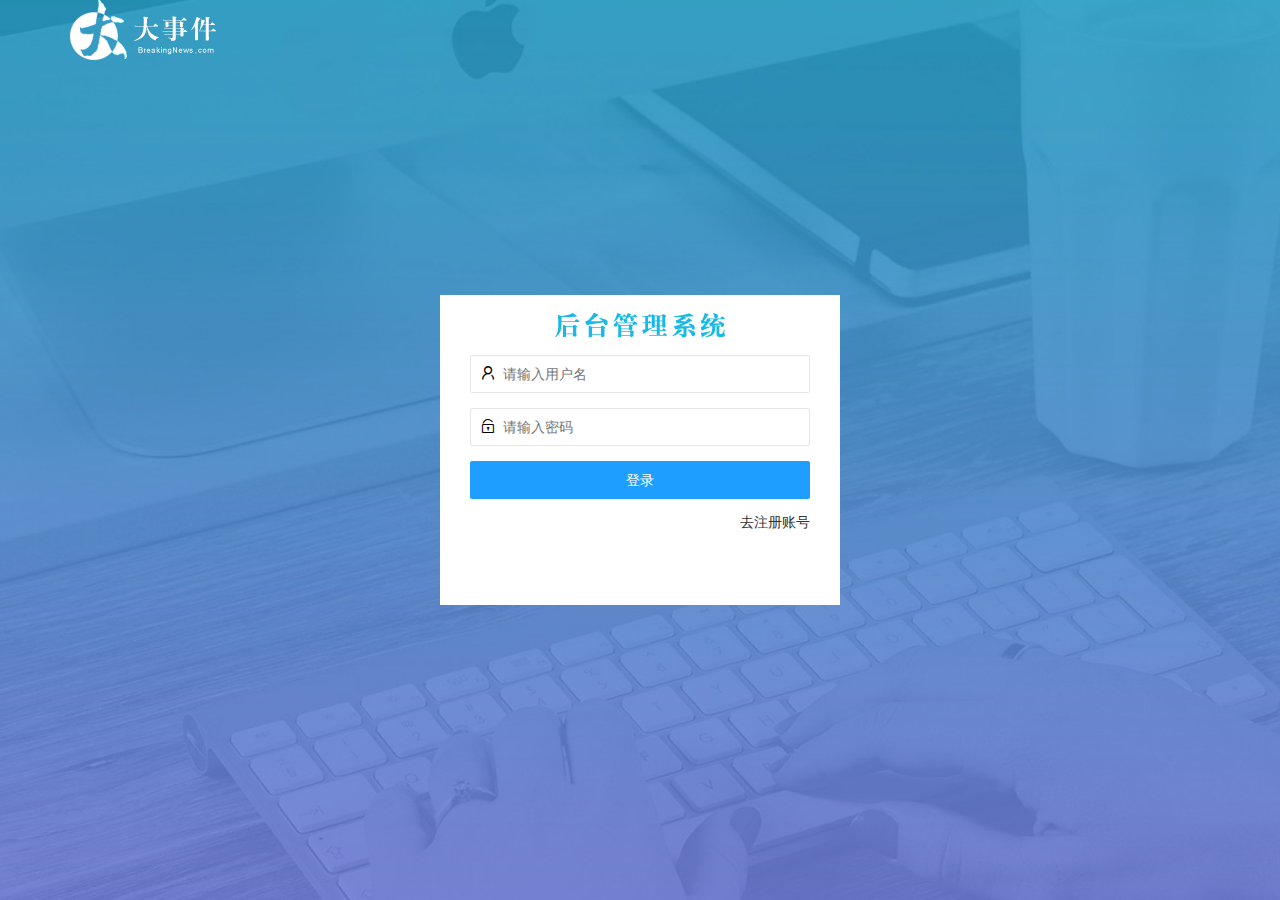
<file: login.html>
<!DOCTYPE html>
<html lang="en">

<head>
    <meta charset="UTF-8">
    <meta name="viewport" content="width=device-width, initial-scale=1.0">
    <meta http-equiv="X-UA-Compatible" content="ie=edge">
    <title>大事件-登录/注册</title>
    <!-- 导入自己的login样式 -->
    <link rel="stylesheet" href="./assets/lib/layui/css/layui.css">

    <!-- 导入layui样式 -->
    <link rel="stylesheet" href="./assets/css/login.css">

</head>

<body>
    <!-- 头部logo区域 -->
    <div class="layui-main">
        <img src="./assets/images/logo.png" alt="" />
    </div>



    <!-- 登入注册区域 -->
    <div class="loginAndRegBox">
        <div class="title-box"></div>
        <!-- 登录的div -->
        <div class="login-box">
            <!-- 登陆的表单 -->
            <form class="layui-form" id="form_login">
                <!-- 用户名 -->
                <div class="layui-form-item">
                    <i class="layui-icon layui-icon-username"></i>
                    <input type="text" name="username" required lay-verify="required" placeholder="请输入用户名" autocomplete="off" class="layui-input">
                </div>

                <!-- 密码 -->
                <div class="layui-form-item">
                    <i class="layui-icon layui-icon-password"></i>
                    <input type="password" name="password" required lay-verify="required|pwd" placeholder="请输入密码" autocomplete="off" class="layui-input">
                </div>

                <div class="layui-form-item ">
                    <button class="layui-btn layui-btn-fluid layui-btn-normal" lay-submit>登录</button>
                </div>

                <div class="layui-form-item links">
                    <a href="javascript:;" id="link-reg">去注册账号</a>
                </div>
            </form>
        </div>



        <!-- 注册的div -->
        <div class="reg-box">
            <!-- 注册表单 -->
            <form class="layui-form" id="form_reg">
                <!-- 用户名 -->
                <div class="layui-form-item">
                    <i class="layui-icon layui-icon-username"></i>
                    <input type="text" name="username" required lay-verify="required" placeholder="请输入用户名" autocomplete="off" class="layui-input">
                </div>

                <!-- 密码 -->
                <div class="layui-form-item">
                    <i class="layui-icon layui-icon-password"></i>
                    <input type="password" name="password" required lay-verify="required|pwd" placeholder="请输入密码" autocomplete="off" class="layui-input">
                </div>
                <div class="layui-form-item">
                    <i class="layui-icon layui-icon-password"></i>
                    <input type="password" name="repassword" required lay-verify="required|pwd|repwd" placeholder="再次确认密码" autocomplete="off" class="layui-input">
                </div>

                <div class="layui-form-item ">
                    <button class="layui-btn layui-btn-fluid layui-btn-normal" lay-submit>注册</button>
                </div>

                <div class="layui-form-item links">
                    <a href="javascript:;" id="link-login">去登录</a>
                </div>
            </form>

        </div>



    </div>

    <!-- 导入layuijs文件 -->
    <script src="./assets/lib/layui/layui.all.js"></script>
    <!-- 导入jQuery -->
    <script src="./assets/lib/jquery.js"></script>
    <!-- 导入自己封装的baseAPI -->
    <script src="./assets/js/baseAPI.js"></script>
    <!-- 导入自己的JavaScript脚本 -->
    <script src="./assets/js/login.js"></script>
</body>

</html>
</file>
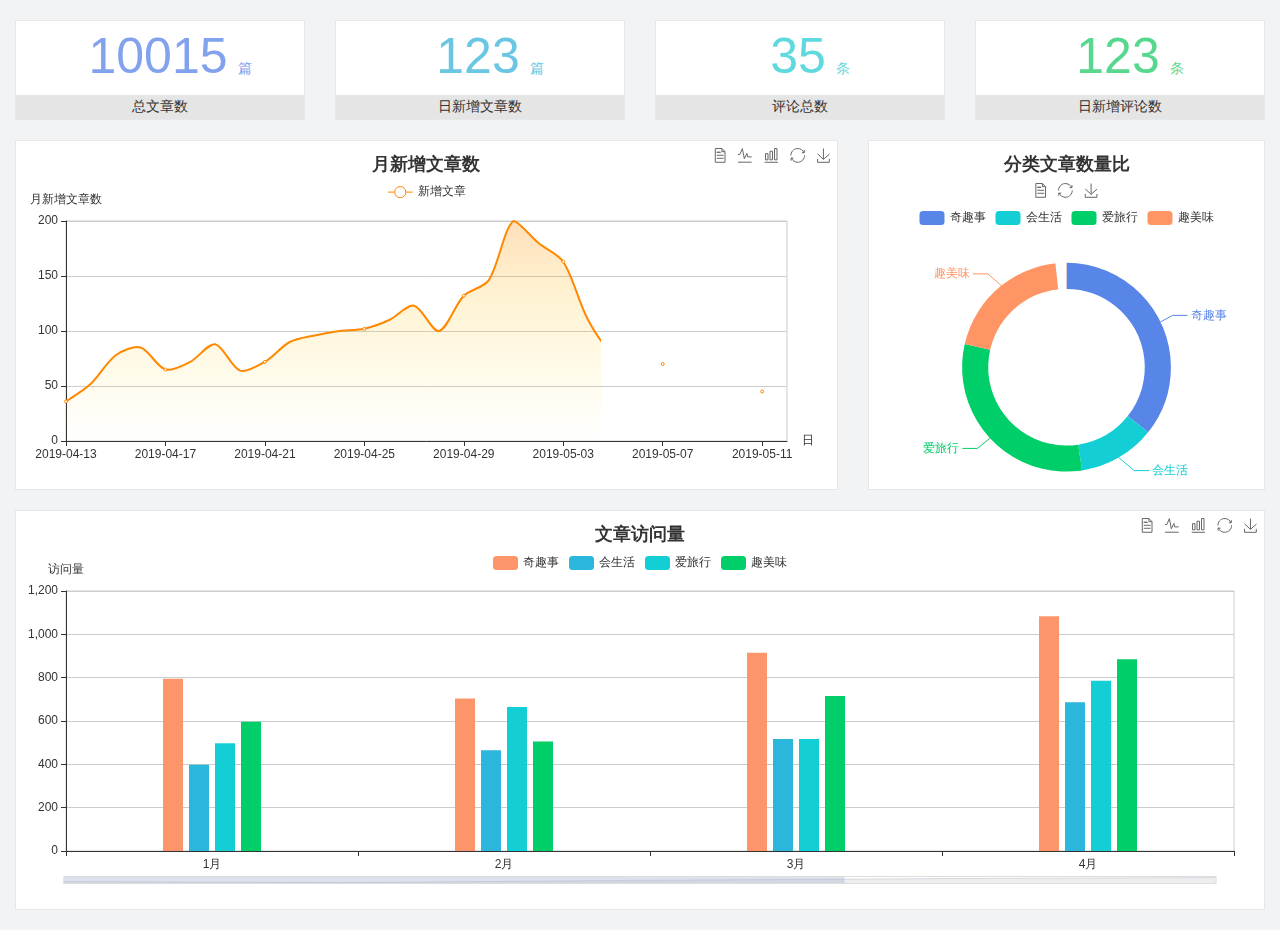
<file: home/dashboard.html>
<!DOCTYPE html>
<html lang="en">

<head>
  <meta charset="UTF-8">
  <meta name="viewport" content="width=device-width, initial-scale=1.0">
  <meta http-equiv="X-UA-Compatible" content="ie=edge">
  <title>图表统计</title>
  <link rel="stylesheet" href="../../assets/lib/bootstrap.css" />
  <link rel="stylesheet" href="../../assets/lib/main.css" />
  <script src="../../assets/lib/jquery.js"></script>
  <script type="text/javascript" src="../../assets/lib/echarts.min.js"></script>
</head>

<body>
  <div class="container-fluid">
    <div class="row spannel_list">
      <div class="col-sm-3 col-xs-6">
        <div class="spannel">
          <em>10015</em><span>篇</span>
          <b>总文章数</b>
        </div>
      </div>
      <div class="col-sm-3 col-xs-6">
        <div class="spannel scolor01">
          <em>123</em><span>篇</span>
          <b>日新增文章数</b>
        </div>
      </div>
      <div class="col-sm-3 col-xs-6">
        <div class="spannel scolor02">
          <em>35</em><span>条</span>
          <b>评论总数</b>
        </div>
      </div>
      <div class="col-sm-3 col-xs-6">
        <div class="spannel scolor03">
          <em>123</em><span>条</span>
          <b>日新增评论数</b>
        </div>
      </div>
    </div>
  </div>

  <div class="container-fluid">
    <div class="row curve-pie">
      <div class="col-lg-8 col-md-8">
        <div class="gragh_pannel" id="curve_show"></div>
      </div>
      <div class="col-lg-4 col-md-4">
        <div class="gragh_pannel" id="pie_show"></div>
      </div>
    </div>
  </div>

  <div class="container-fluid">
    <div class="column_pannel" id="column_show"></div>
  </div>

  <script>
    var oChart = echarts.init(document.getElementById('curve_show'));
    var aList_all = [
      { 'count': 36, 'date': '2019-04-13' },
      { 'count': 52, 'date': '2019-04-14' },
      { 'count': 78, 'date': '2019-04-15' },
      { 'count': 85, 'date': '2019-04-16' },
      { 'count': 65, 'date': '2019-04-17' },
      { 'count': 72, 'date': '2019-04-18' },
      { 'count': 88, 'date': '2019-04-19' },
      { 'count': 64, 'date': '2019-04-20' },
      { 'count': 72, 'date': '2019-04-21' },
      { 'count': 90, 'date': '2019-04-22' },
      { 'count': 96, 'date': '2019-04-23' },
      { 'count': 100, 'date': '2019-04-24' },
      { 'count': 102, 'date': '2019-04-25' },
      { 'count': 110, 'date': '2019-04-26' },
      { 'count': 123, 'date': '2019-04-27' },
      { 'count': 100, 'date': '2019-04-28' },
      { 'count': 132, 'date': '2019-04-29' },
      { 'count': 146, 'date': '2019-04-30' },
      { 'count': 200, 'date': '2019-05-01' },
      { 'count': 180, 'date': '2019-05-02' },
      { 'count': 163, 'date': '2019-05-03' },
      { 'count': 110, 'date': '2019-05-04' },
      { 'count': 80, 'date': '2019-05-05' },
      { 'count': 82, 'date': '2019-05-06' },
      { 'count': 70, 'date': '2019-05-07' },
      { 'count': 65, 'date': '2019-05-08' },
      { 'count': 54, 'date': '2019-05-09' },
      { 'count': 40, 'date': '2019-05-10' },
      { 'count': 45, 'date': '2019-05-11' },
      { 'count': 38, 'date': '2019-05-12' },
    ];

    let aCount = [];
    let aDate = [];

    for (var i = 0; i < aList_all.length; i++) {
      aCount.push(aList_all[i].count);
      aDate.push(aList_all[i].date);
    }

    var chartopt = {
      title: {
        text: '月新增文章数',
        left: 'center',
        top: '10'
      },
      tooltip: {
        trigger: 'axis'
      },
      legend: {
        data: ['新增文章'],
        top: '40'
      },
      toolbox: {
        show: true,
        feature: {
          mark: { show: true },
          dataView: { show: true, readOnly: false },
          magicType: { show: true, type: ['line', 'bar'] },
          restore: { show: true },
          saveAsImage: { show: true }
        }
      },
      calculable: true,
      xAxis: [
        {
          name: '日',
          type: 'category',
          boundaryGap: false,
          data: aDate
        }
      ],
      yAxis: [
        {
          name: '月新增文章数',
          type: 'value'
        }
      ],
      series: [
        {
          name: '新增文章',
          type: 'line',
          smooth: true,
          itemStyle: { normal: { areaStyle: { type: 'default' }, color: '#f80' }, lineStyle: { color: '#f80' } },
          data: aCount
        }],
      areaStyle: {
        normal: {
          color: new echarts.graphic.LinearGradient(0, 0, 0, 1, [{
            offset: 0,
            color: 'rgba(255,136,0,0.39)'
          }, {
            offset: .34,
            color: 'rgba(255,180,0,0.25)'
          }, {
            offset: 1,
            color: 'rgba(255,222,0,0.00)'
          }])

        }
      },
      grid: {
        show: true,
        x: 50,
        x2: 50,
        y: 80,
        height: 220
      }
    };

    oChart.setOption(chartopt);


    var oPie = echarts.init(document.getElementById('pie_show'));
    var oPieopt =
    {
      title: {
        top: 10,
        text: '分类文章数量比',
        x: 'center'
      },
      tooltip: {
        trigger: 'item',
        formatter: "{a} <br/>{b} : {c} ({d}%)"
      },
      color: ['#5885e8', '#13cfd5', '#00ce68', '#ff9565'],
      legend: {
        x: 'center',
        top: 65,
        data: ['奇趣事', '会生活', '爱旅行', '趣美味']
      },
      toolbox: {
        show: true,
        x: 'center',
        top: 35,
        feature: {
          mark: { show: true },
          dataView: { show: true, readOnly: false },
          magicType: {
            show: true,
            type: ['pie', 'funnel'],
            option: {
              funnel: {
                x: '25%',
                width: '50%',
                funnelAlign: 'left',
                max: 1548
              }
            }
          },
          restore: { show: true },
          saveAsImage: { show: true }
        }
      },
      calculable: true,
      series: [
        {
          name: '访问来源',
          type: 'pie',
          radius: ['45%', '60%'],
          center: ['50%', '65%'],
          data: [
            { value: 300, name: '奇趣事' },
            { value: 100, name: '会生活' },
            { value: 260, name: '爱旅行' },
            { value: 180, name: '趣美味' }
          ]
        }
      ]
    };
    oPie.setOption(oPieopt);



    var oColumn = this.echarts.init(document.getElementById('column_show'));
    var oColumnopt =
    {
      title: {
        text: '文章访问量',
        left: 'center',
        top: '10'
      },
      tooltip: {
        trigger: 'axis'
      },
      legend: {
        data: ['奇趣事', '会生活', '爱旅行', '趣美味'],
        top: '40'
      },
      toolbox: {
        show: true,
        feature: {
          mark: { show: true },
          dataView: { show: true, readOnly: false },
          magicType: { show: true, type: ['line', 'bar'] },
          restore: { show: true },
          saveAsImage: { show: true }
        }
      },
      calculable: true,
      xAxis: [
        {
          type: 'category',
          data: ['1月', '2月', '3月', '4月', '5月']
        }
      ],
      yAxis: [
        {
          name: '访问量',
          type: 'value'
        }
      ],
      series: [
        {
          name: '奇趣事',
          type: 'bar',
          barWidth: 20,
          itemStyle: {
            normal: { areaStyle: { type: 'default' }, color: '#fd956a' }
          },
          data: [800, 708, 920, 1090, 1200]
        },
        {
          name: '会生活',
          type: 'bar',
          barWidth: 20,
          itemStyle: {
            normal: { areaStyle: { type: 'default' }, color: '#2bb6db' }
          },
          data: [400, 468, 520, 690, 800]
        },
        {
          name: '爱旅行',
          type: 'bar',
          barWidth: 20,
          itemStyle: {
            normal: { areaStyle: { type: 'default' }, color: '#13cfd5' }
          },
          data: [500, 668, 520, 790, 900]
        },
        {
          name: '趣美味',
          type: 'bar',
          barWidth: 20,
          itemStyle: {
            normal: { areaStyle: { type: 'default' }, color: '#00ce68' }
          },
          data: [600, 508, 720, 890, 1000]
        }
      ],
      grid: {
        show: true,
        x: 50,
        x2: 30,
        y: 80,
        height: 260
      },
      dataZoom: [//给x轴设置滚动条
        {
          start: 0,//默认为0
          end: 100 - 1000 / 31,//默认为100
          type: 'slider',
          show: true,
          xAxisIndex: [0],
          handleSize: 0,//滑动条的 左右2个滑动条的大小
          height: 8,//组件高度
          left: 45, //左边的距离
          right: 50,//右边的距离
          bottom: 26,//右边的距离
          handleColor: '#ddd',//h滑动图标的颜色
          handleStyle: {
            borderColor: "#cacaca",
            borderWidth: "1",
            shadowBlur: 2,
            background: "#ddd",
            shadowColor: "#ddd",
          }
        }]
    };
    oColumn.setOption(oColumnopt);
  </script>
</body>

</html>
</file>
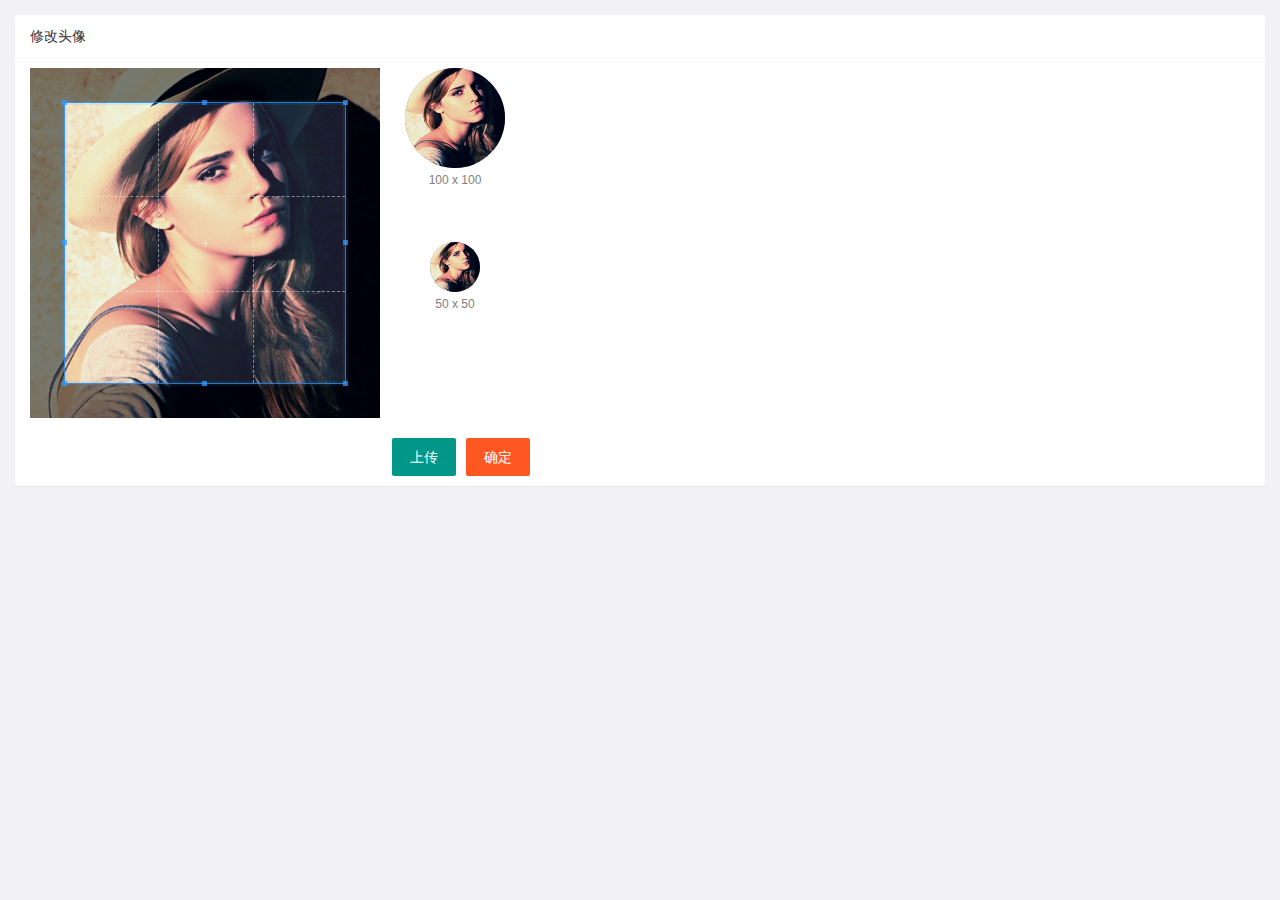
<file: user/user_avatar.html>
<!DOCTYPE html>
<html lang="en">

<head>
    <meta charset="UTF-8">
    <meta name="viewport" content="width=device-width, initial-scale=1.0">
    <meta http-equiv="X-UA-Compatible" content="ie=edge">
    <title>Document</title>
    <link rel="stylesheet" href="/assets/lib/layui/css/layui.css">
    <link rel="stylesheet" href="/assets/lib/cropper/cropper.css" />
    <link rel="stylesheet" href="/assets/css/user/user_avatar.css">
</head>

<body>
    <div class="layui-card">
        <div class="layui-card-header">修改头像</div>
        <div class="layui-card-body">
            <!-- 第一行的图片裁剪和预览区域 -->
            <div class="row1">
                <!-- 图片裁剪区域 -->
                <div class="cropper-box">
                    <!-- 这个 img 标签很重要，将来会把它初始化为裁剪区域 -->
                    <img id="image" src="/assets/images/sample.jpg" />
                </div>
                <!-- 图片的预览区域 -->
                <div class="preview-box">
                    <div>
                        <!-- 宽高为 100px 的预览区域 -->
                        <div class="img-preview w100"></div>
                        <p class="size">100 x 100</p>
                    </div>
                    <div>
                        <!-- 宽高为 50px 的预览区域 -->
                        <div class="img-preview w50"></div>
                        <p class="size">50 x 50</p>
                    </div>
                </div>
            </div>

            <!-- 第二行的按钮区域 -->
            <div class="row2">
                <input type="file" name="file" id="file" accept="image/jpeg,image/png">
                <button type="button" class="layui-btn btnChooseImage">上传</button>
                <button type="button" class="layui-btn layui-btn-danger" id="btnUpload">确定</button>
            </div>
        </div>
    </div>

    <script src="/assets/lib/layui/layui.all.js"></script>
    <script src="/assets/lib/jquery.js"></script>
    <script src="/assets/lib/cropper/Cropper.js"></script>
    <script src="/assets/lib/cropper/jquery-cropper.js"></script>
    <script src="/assets/js/baseAPI.js"></script>
    <script src="/assets/js/user/user_avatar.js"></script>

</body>

</html>
</file>
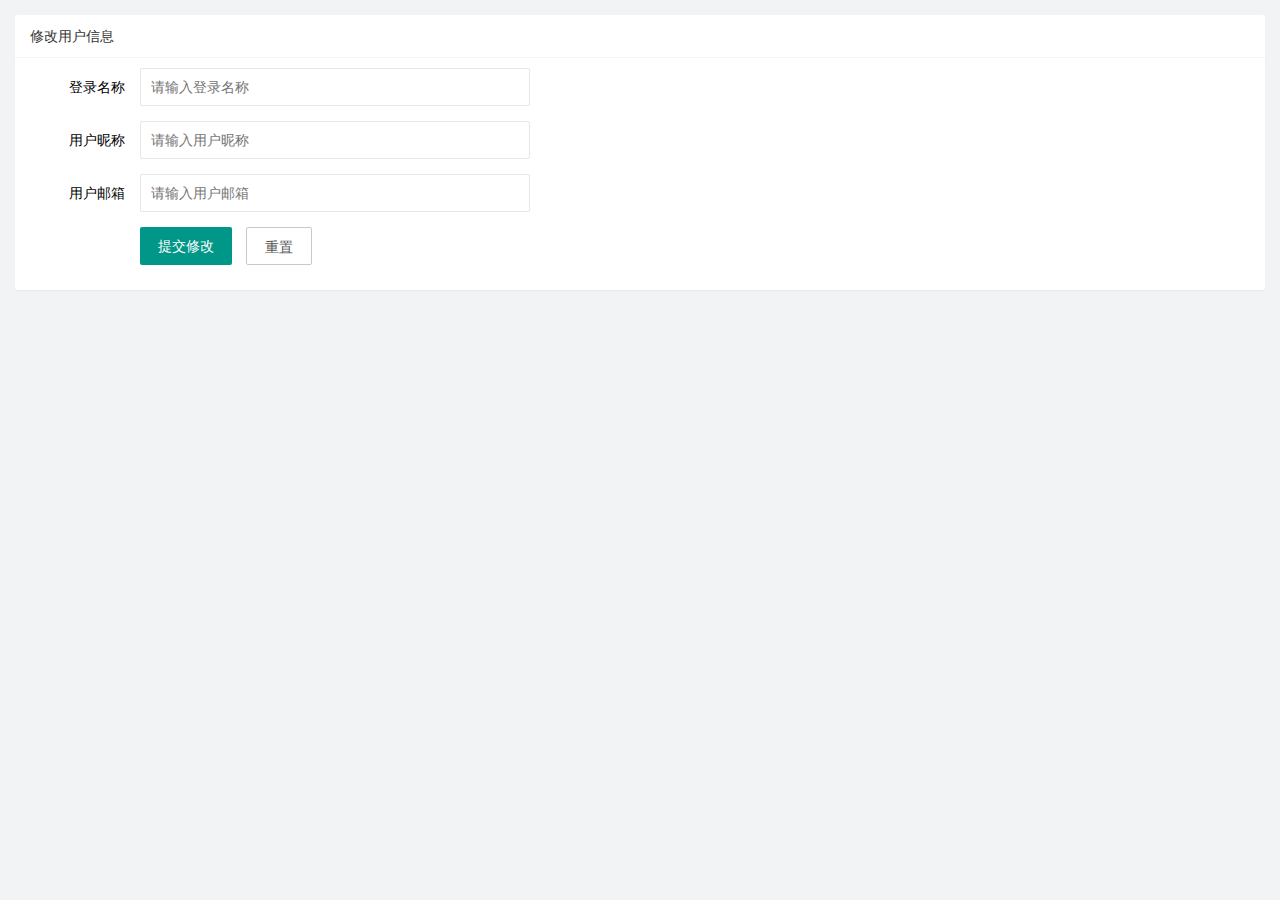
<file: user/user_info.html>
<!DOCTYPE html>
<html lang="en">

<head>
    <meta charset="UTF-8">
    <meta name="viewport" content="width=device-width, initial-scale=1.0">
    <meta http-equiv="X-UA-Compatible" content="ie=edge">
    <title>Document</title>
    <!-- 导入layui样式 -->
    <link rel="stylesheet" href="/assets/lib/layui/css/layui.css">
    <!-- 导入自己的样式 -->
    <link rel="stylesheet" href="/assets/css/user/user_info.css">
</head>

<body>
    <div class="layui-card">
        <div class="layui-card-header">修改用户信息</div>
        <div class="layui-card-body">
            <form class="layui-form" lay-filter="formUserInfo">
                <!-- 这是一个隐藏域 -->
                <input type="hidden" name="id" value="">
                <div class="layui-form-item">
                    <label class="layui-form-label">登录名称</label>
                    <div class="layui-input-block">
                        <input type="text" name="username" required lay-verify="required" placeholder="请输入登录名称" autocomplete="off" class="layui-input" readonly>
                    </div>
                </div>
                <div class="layui-form-item">
                    <label class="layui-form-label">用户昵称</label>
                    <div class="layui-input-block">
                        <input type="text" name="nickname" required lay-verify="required|nickname" placeholder="请输入用户昵称" autocomplete="off" class="layui-input">
                    </div>
                </div>
                <div class="layui-form-item">
                    <label class="layui-form-label">用户邮箱</label>
                    <div class="layui-input-block">
                        <input type="text" name="email" required lay-verify="required|email" placeholder="请输入用户邮箱" autocomplete="off" class="layui-input">
                    </div>
                </div>
                <div class="layui-form-item">
                    <div class="layui-input-block">
                        <button class="layui-btn" lay-submit lay-filter="formDemo">提交修改</button>
                        <button type="reset" class="layui-btn layui-btn-primary" id="btnRset">重置</button>
                    </div>
                </div>
            </form>
        </div>
    </div>
    <!-- 导入layui的js文件 -->
    <script src="/assets/lib/layui/layui.all.js"></script>
    <!-- 导入jQuery -->
    <script src="/assets/lib/jquery.js"></script>
    <!-- 导入baseAPI的js文件 -->
    <script src="/assets/js/baseAPI.js"></script>
    <!-- 导入自己的js文件 -->
    <script src="/assets/js/user/user_info.js"></script>
</body>

</html>
</file>
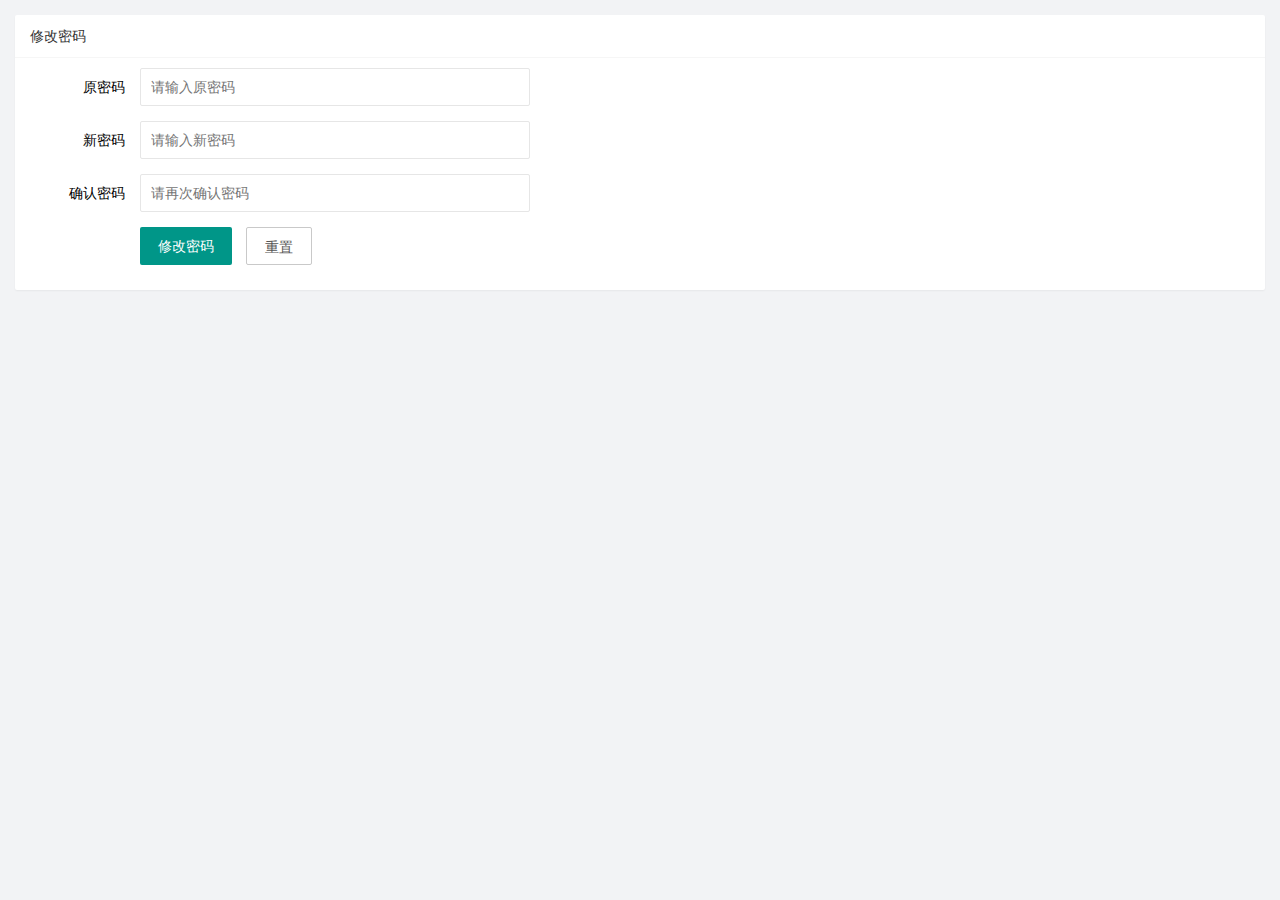
<file: user/user_pwd.html>
<!DOCTYPE html>
<html lang="en">

<head>
    <meta charset="UTF-8">
    <meta name="viewport" content="width=device-width, initial-scale=1.0">
    <meta http-equiv="X-UA-Compatible" content="ie=edge">
    <title>Document</title>
    <link rel="stylesheet" href="/assets/lib/layui/css/layui.css">
    <link rel="stylesheet" href="/assets/css/user/user_pwd.css">
</head>

<body>
    <div class="layui-card">
        <div class="layui-card-header">修改密码</div>
        <div class="layui-card-body">
            <form class="layui-form">
                <!-- 提示：如果你不想用form，你可以换成div等任何一个普通元素 -->
                <div class="layui-form-item">
                    <label class="layui-form-label">原密码</label>
                    <div class="layui-input-block">
                        <input type="password" name="oldPwd" required lay-verify="required|pwd" placeholder="请输入原密码" autocomplete="off" class="layui-input">
                    </div>
                </div>
                <div class="layui-form-item">
                    <label class="layui-form-label">新密码</label>
                    <div class="layui-input-block">
                        <input type="password" name="newPwd" required lay-verify="required|pwd|samePwd" placeholder="请输入新密码" autocomplete="off" class="layui-input">
                    </div>
                </div>
                <div class="layui-form-item">
                    <label class="layui-form-label">确认密码</label>
                    <div class="layui-input-block">
                        <input type="password" name="rePwd" required lay-verify="required|pwd|rePwd" placeholder="请再次确认密码" autocomplete="off" class="layui-input">
                    </div>
                </div>
                <div class="layui-form-item">
                    <div class="layui-input-block">
                        <button class="layui-btn" lay-submit lay-filter="formDemo">修改密码</button>
                        <button type="reset" class="layui-btn layui-btn-primary" id="btnRset">重置</button>
                    </div>
                </div>
            </form>
        </div>
    </div>

    <!-- 导入js文件 -->
    <script src="/assets/lib/layui/layui.all.js"></script>
    <script src="/assets/lib/jquery.js"></script>
    <script src="/assets/js/baseAPI.js"></script>
    <script src="/assets/js/user/user_pwd.js"></script>

</body>

</html>
</file>
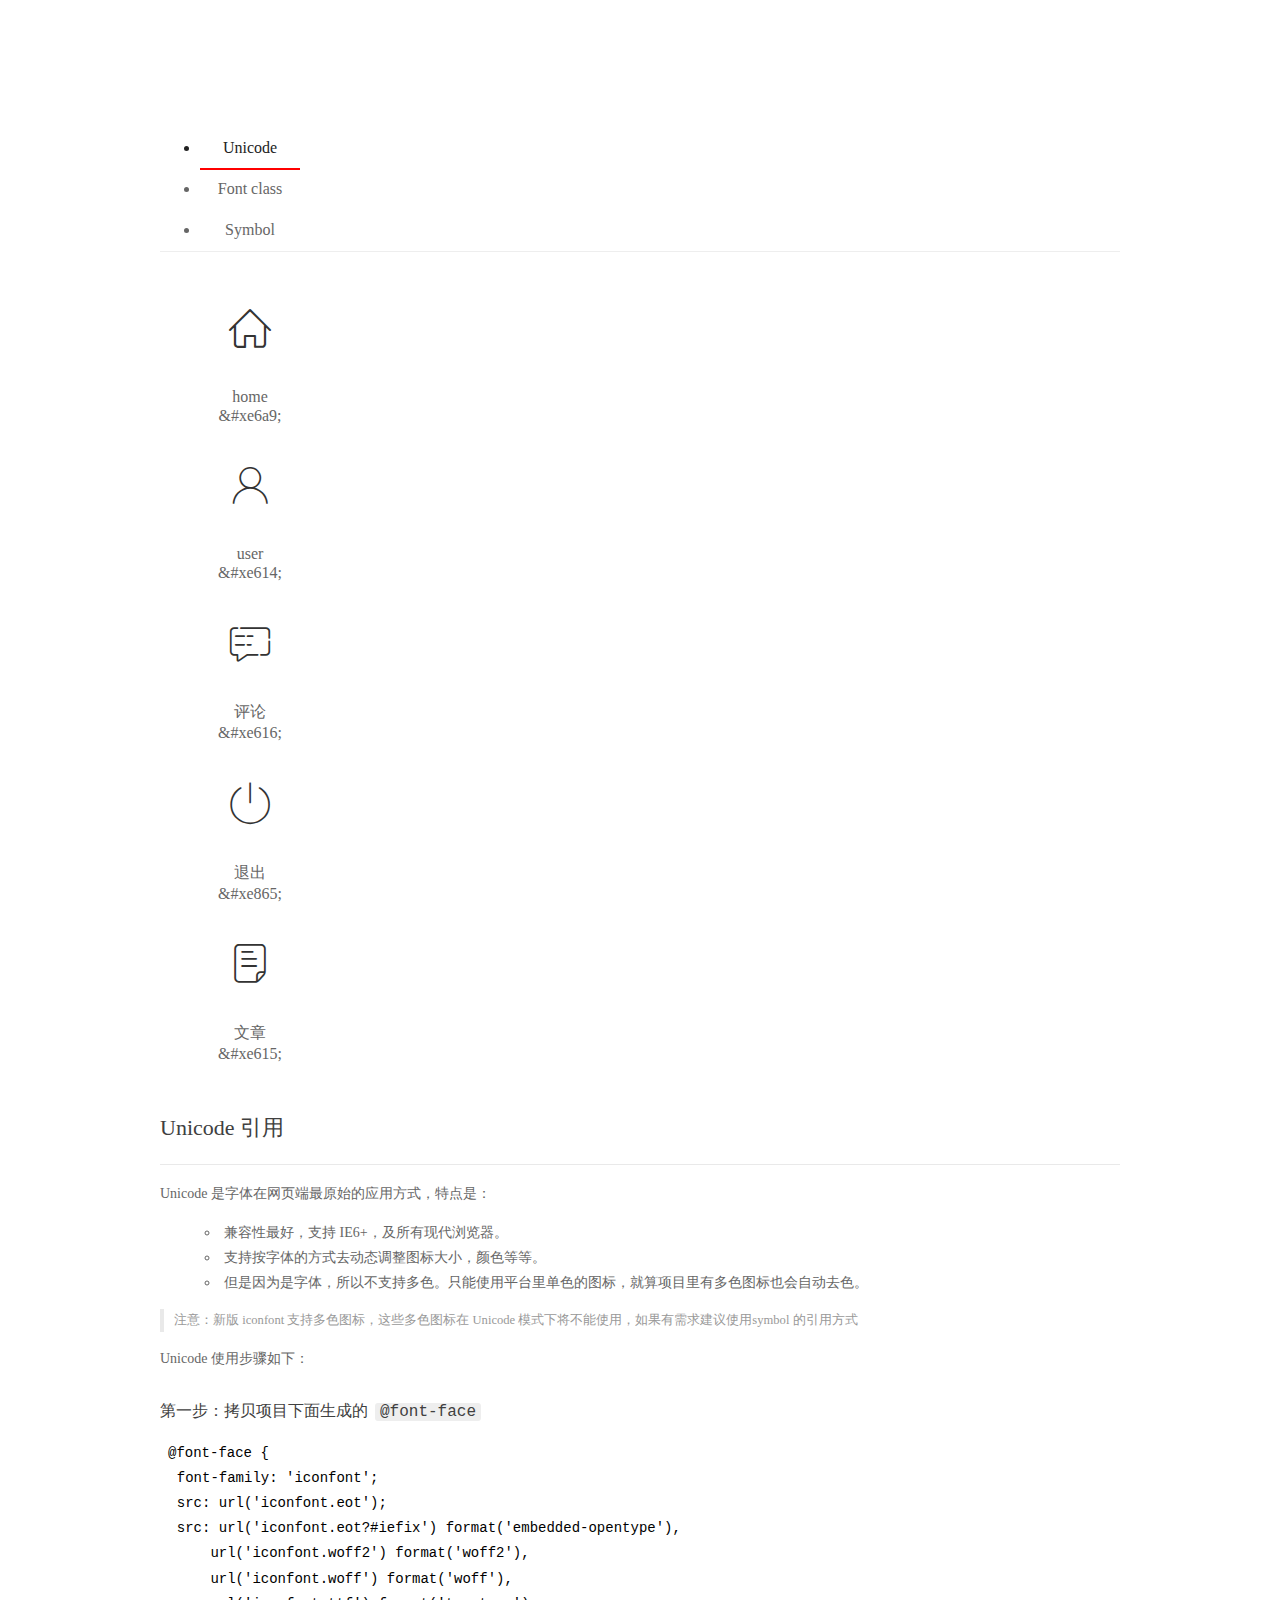
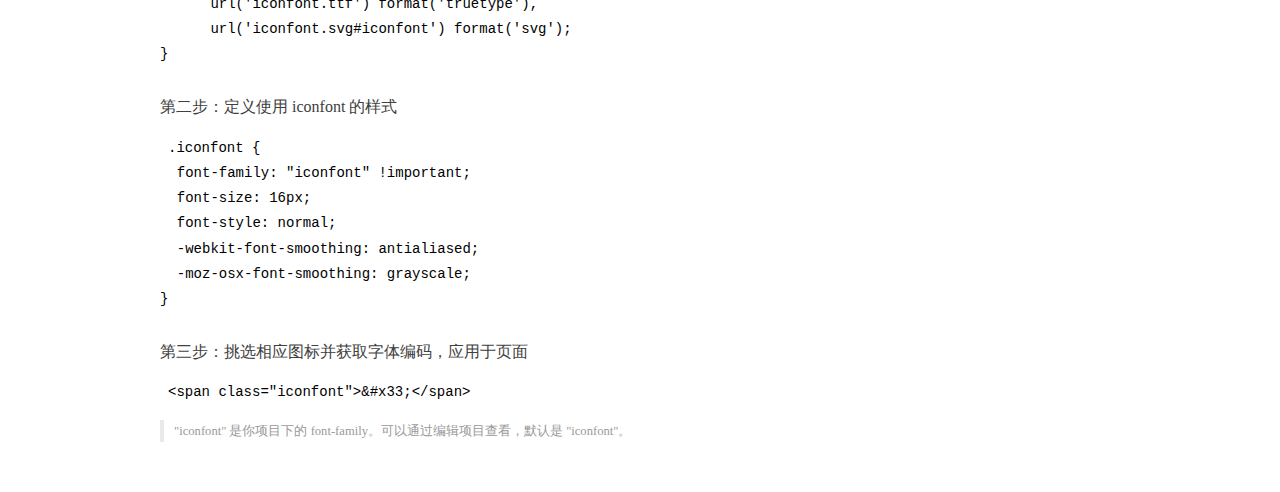
<file: assets/fonts/demo_index.html>
<!DOCTYPE html>
<html>
<head>
  <meta charset="utf-8"/>
  <title>IconFont Demo</title>
  <link rel="shortcut icon" href="https://gtms04.alicdn.com/tps/i4/TB1_oz6GVXXXXaFXpXXJDFnIXXX-64-64.ico" type="image/x-icon"/>
  <link rel="stylesheet" href="https://g.alicdn.com/thx/cube/1.3.2/cube.min.css">
  <link rel="stylesheet" href="demo.css">
  <link rel="stylesheet" href="iconfont.css">
  <script src="iconfont.js"></script>
  <!-- jQuery -->
  <script src="https://a1.alicdn.com/oss/uploads/2018/12/26/7bfddb60-08e8-11e9-9b04-53e73bb6408b.js"></script>
  <!-- 代码高亮 -->
  <script src="https://a1.alicdn.com/oss/uploads/2018/12/26/a3f714d0-08e6-11e9-8a15-ebf944d7534c.js"></script>
</head>
<body>
  <div class="main">
    <h1 class="logo"><a href="https://www.iconfont.cn/" title="iconfont 首页" target="_blank">&#xe86b;</a></h1>
    <div class="nav-tabs">
      <ul id="tabs" class="dib-box">
        <li class="dib active"><span>Unicode</span></li>
        <li class="dib"><span>Font class</span></li>
        <li class="dib"><span>Symbol</span></li>
      </ul>
      
    </div>
    <div class="tab-container">
      <div class="content unicode" style="display: block;">
          <ul class="icon_lists dib-box">
          
            <li class="dib">
              <span class="icon iconfont">&#xe6a9;</span>
                <div class="name">home</div>
                <div class="code-name">&amp;#xe6a9;</div>
              </li>
          
            <li class="dib">
              <span class="icon iconfont">&#xe614;</span>
                <div class="name">user</div>
                <div class="code-name">&amp;#xe614;</div>
              </li>
          
            <li class="dib">
              <span class="icon iconfont">&#xe616;</span>
                <div class="name">评论</div>
                <div class="code-name">&amp;#xe616;</div>
              </li>
          
            <li class="dib">
              <span class="icon iconfont">&#xe865;</span>
                <div class="name">退出</div>
                <div class="code-name">&amp;#xe865;</div>
              </li>
          
            <li class="dib">
              <span class="icon iconfont">&#xe615;</span>
                <div class="name">文章</div>
                <div class="code-name">&amp;#xe615;</div>
              </li>
          
          </ul>
          <div class="article markdown">
          <h2 id="unicode-">Unicode 引用</h2>
          <hr>

          <p>Unicode 是字体在网页端最原始的应用方式，特点是：</p>
          <ul>
            <li>兼容性最好，支持 IE6+，及所有现代浏览器。</li>
            <li>支持按字体的方式去动态调整图标大小，颜色等等。</li>
            <li>但是因为是字体，所以不支持多色。只能使用平台里单色的图标，就算项目里有多色图标也会自动去色。</li>
          </ul>
          <blockquote>
            <p>注意：新版 iconfont 支持多色图标，这些多色图标在 Unicode 模式下将不能使用，如果有需求建议使用symbol 的引用方式</p>
          </blockquote>
          <p>Unicode 使用步骤如下：</p>
          <h3 id="-font-face">第一步：拷贝项目下面生成的 <code>@font-face</code></h3>
<pre><code class="language-css"
>@font-face {
  font-family: 'iconfont';
  src: url('iconfont.eot');
  src: url('iconfont.eot?#iefix') format('embedded-opentype'),
      url('iconfont.woff2') format('woff2'),
      url('iconfont.woff') format('woff'),
      url('iconfont.ttf') format('truetype'),
      url('iconfont.svg#iconfont') format('svg');
}
</code></pre>
          <h3 id="-iconfont-">第二步：定义使用 iconfont 的样式</h3>
<pre><code class="language-css"
>.iconfont {
  font-family: "iconfont" !important;
  font-size: 16px;
  font-style: normal;
  -webkit-font-smoothing: antialiased;
  -moz-osx-font-smoothing: grayscale;
}
</code></pre>
          <h3 id="-">第三步：挑选相应图标并获取字体编码，应用于页面</h3>
<pre>
<code class="language-html"
>&lt;span class="iconfont"&gt;&amp;#x33;&lt;/span&gt;
</code></pre>
          <blockquote>
            <p>"iconfont" 是你项目下的 font-family。可以通过编辑项目查看，默认是 "iconfont"。</p>
          </blockquote>
          </div>
      </div>
      <div class="content font-class">
        <ul class="icon_lists dib-box">
          
          <li class="dib">
            <span class="icon iconfont icon-home"></span>
            <div class="name">
              home
            </div>
            <div class="code-name">.icon-home
            </div>
          </li>
          
          <li class="dib">
            <span class="icon iconfont icon-user"></span>
            <div class="name">
              user
            </div>
            <div class="code-name">.icon-user
            </div>
          </li>
          
          <li class="dib">
            <span class="icon iconfont icon-pinglun"></span>
            <div class="name">
              评论
            </div>
            <div class="code-name">.icon-pinglun
            </div>
          </li>
          
          <li class="dib">
            <span class="icon iconfont icon-tuichu"></span>
            <div class="name">
              退出
            </div>
            <div class="code-name">.icon-tuichu
            </div>
          </li>
          
          <li class="dib">
            <span class="icon iconfont icon-16"></span>
            <div class="name">
              文章
            </div>
            <div class="code-name">.icon-16
            </div>
          </li>
          
        </ul>
        <div class="article markdown">
        <h2 id="font-class-">font-class 引用</h2>
        <hr>

        <p>font-class 是 Unicode 使用方式的一种变种，主要是解决 Unicode 书写不直观，语意不明确的问题。</p>
        <p>与 Unicode 使用方式相比，具有如下特点：</p>
        <ul>
          <li>兼容性良好，支持 IE8+，及所有现代浏览器。</li>
          <li>相比于 Unicode 语意明确，书写更直观。可以很容易分辨这个 icon 是什么。</li>
          <li>因为使用 class 来定义图标，所以当要替换图标时，只需要修改 class 里面的 Unicode 引用。</li>
          <li>不过因为本质上还是使用的字体，所以多色图标还是不支持的。</li>
        </ul>
        <p>使用步骤如下：</p>
        <h3 id="-fontclass-">第一步：引入项目下面生成的 fontclass 代码：</h3>
<pre><code class="language-html">&lt;link rel="stylesheet" href="./iconfont.css"&gt;
</code></pre>
        <h3 id="-">第二步：挑选相应图标并获取类名，应用于页面：</h3>
<pre><code class="language-html">&lt;span class="iconfont icon-xxx"&gt;&lt;/span&gt;
</code></pre>
        <blockquote>
          <p>"
            iconfont" 是你项目下的 font-family。可以通过编辑项目查看，默认是 "iconfont"。</p>
        </blockquote>
      </div>
      </div>
      <div class="content symbol">
          <ul class="icon_lists dib-box">
          
            <li class="dib">
                <svg class="icon svg-icon" aria-hidden="true">
                  <use xlink:href="#icon-home"></use>
                </svg>
                <div class="name">home</div>
                <div class="code-name">#icon-home</div>
            </li>
          
            <li class="dib">
                <svg class="icon svg-icon" aria-hidden="true">
                  <use xlink:href="#icon-user"></use>
                </svg>
                <div class="name">user</div>
                <div class="code-name">#icon-user</div>
            </li>
          
            <li class="dib">
                <svg class="icon svg-icon" aria-hidden="true">
                  <use xlink:href="#icon-pinglun"></use>
                </svg>
                <div class="name">评论</div>
                <div class="code-name">#icon-pinglun</div>
            </li>
          
            <li class="dib">
                <svg class="icon svg-icon" aria-hidden="true">
                  <use xlink:href="#icon-tuichu"></use>
                </svg>
                <div class="name">退出</div>
                <div class="code-name">#icon-tuichu</div>
            </li>
          
            <li class="dib">
                <svg class="icon svg-icon" aria-hidden="true">
                  <use xlink:href="#icon-16"></use>
                </svg>
                <div class="name">文章</div>
                <div class="code-name">#icon-16</div>
            </li>
          
          </ul>
          <div class="article markdown">
          <h2 id="symbol-">Symbol 引用</h2>
          <hr>

          <p>这是一种全新的使用方式，应该说这才是未来的主流，也是平台目前推荐的用法。相关介绍可以参考这篇<a href="">文章</a>
            这种用法其实是做了一个 SVG 的集合，与另外两种相比具有如下特点：</p>
          <ul>
            <li>支持多色图标了，不再受单色限制。</li>
            <li>通过一些技巧，支持像字体那样，通过 <code>font-size</code>, <code>color</code> 来调整样式。</li>
            <li>兼容性较差，支持 IE9+，及现代浏览器。</li>
            <li>浏览器渲染 SVG 的性能一般，还不如 png。</li>
          </ul>
          <p>使用步骤如下：</p>
          <h3 id="-symbol-">第一步：引入项目下面生成的 symbol 代码：</h3>
<pre><code class="language-html">&lt;script src="./iconfont.js"&gt;&lt;/script&gt;
</code></pre>
          <h3 id="-css-">第二步：加入通用 CSS 代码（引入一次就行）：</h3>
<pre><code class="language-html">&lt;style&gt;
.icon {
  width: 1em;
  height: 1em;
  vertical-align: -0.15em;
  fill: currentColor;
  overflow: hidden;
}
&lt;/style&gt;
</code></pre>
          <h3 id="-">第三步：挑选相应图标并获取类名，应用于页面：</h3>
<pre><code class="language-html">&lt;svg class="icon" aria-hidden="true"&gt;
  &lt;use xlink:href="#icon-xxx"&gt;&lt;/use&gt;
&lt;/svg&gt;
</code></pre>
          </div>
      </div>

    </div>
  </div>
  <script>
  $(document).ready(function () {
      $('.tab-container .content:first').show()

      $('#tabs li').click(function (e) {
        var tabContent = $('.tab-container .content')
        var index = $(this).index()

        if ($(this).hasClass('active')) {
          return
        } else {
          $('#tabs li').removeClass('active')
          $(this).addClass('active')

          tabContent.hide().eq(index).fadeIn()
        }
      })
    })
  </script>
</body>
</html>
</file>
<file: assets/lib/layui/css/layui.css>
/** layui-v2.5.5 MIT License By https://www.layui.com */
 .layui-inline,img{display:inline-block;vertical-align:middle}h1,h2,h3,h4,h5,h6{font-weight:400}.layui-edge,.layui-header,.layui-inline,.layui-main{position:relative}.layui-body,.layui-edge,.layui-elip{overflow:hidden}.layui-btn,.layui-edge,.layui-inline,img{vertical-align:middle}.layui-btn,.layui-disabled,.layui-icon,.layui-unselect{-moz-user-select:none;-webkit-user-select:none;-ms-user-select:none}.layui-elip,.layui-form-checkbox span,.layui-form-pane .layui-form-label{text-overflow:ellipsis;white-space:nowrap}.layui-breadcrumb,.layui-tree-btnGroup{visibility:hidden}blockquote,body,button,dd,div,dl,dt,form,h1,h2,h3,h4,h5,h6,input,li,ol,p,pre,td,textarea,th,ul{margin:0;padding:0;-webkit-tap-highlight-color:rgba(0,0,0,0)}a:active,a:hover{outline:0}img{border:none}li{list-style:none}table{border-collapse:collapse;border-spacing:0}h4,h5,h6{font-size:100%}button,input,optgroup,option,select,textarea{font-family:inherit;font-size:inherit;font-style:inherit;font-weight:inherit;outline:0}pre{white-space:pre-wrap;white-space:-moz-pre-wrap;white-space:-pre-wrap;white-space:-o-pre-wrap;word-wrap:break-word}body{line-height:24px;font:14px Helvetica Neue,Helvetica,PingFang SC,Tahoma,Arial,sans-serif}hr{height:1px;margin:10px 0;border:0;clear:both}a{color:#333;text-decoration:none}a:hover{color:#777}a cite{font-style:normal;*cursor:pointer}.layui-border-box,.layui-border-box *{box-sizing:border-box}.layui-box,.layui-box *{box-sizing:content-box}.layui-clear{clear:both;*zoom:1}.layui-clear:after{content:'\20';clear:both;*zoom:1;display:block;height:0}.layui-inline{*display:inline;*zoom:1}.layui-edge{display:inline-block;width:0;height:0;border-width:6px;border-style:dashed;border-color:transparent}.layui-edge-top{top:-4px;border-bottom-color:#999;border-bottom-style:solid}.layui-edge-right{border-left-color:#999;border-left-style:solid}.layui-edge-bottom{top:2px;border-top-color:#999;border-top-style:solid}.layui-edge-left{border-right-color:#999;border-right-style:solid}.layui-disabled,.layui-disabled:hover{color:#d2d2d2!important;cursor:not-allowed!important}.layui-circle{border-radius:100%}.layui-show{display:block!important}.layui-hide{display:none!important}@font-face{font-family:layui-icon;src:url(../font/iconfont.eot?v=250);src:url(../font/iconfont.eot?v=250#iefix) format('embedded-opentype'),url(../font/iconfont.woff2?v=250) format('woff2'),url(../font/iconfont.woff?v=250) format('woff'),url(../font/iconfont.ttf?v=250) format('truetype'),url(../font/iconfont.svg?v=250#layui-icon) format('svg')}.layui-icon{font-family:layui-icon!important;font-size:16px;font-style:normal;-webkit-font-smoothing:antialiased;-moz-osx-font-smoothing:grayscale}.layui-icon-reply-fill:before{content:"\e611"}.layui-icon-set-fill:before{content:"\e614"}.layui-icon-menu-fill:before{content:"\e60f"}.layui-icon-search:before{content:"\e615"}.layui-icon-share:before{content:"\e641"}.layui-icon-set-sm:before{content:"\e620"}.layui-icon-engine:before{content:"\e628"}.layui-icon-close:before{content:"\1006"}.layui-icon-close-fill:before{content:"\1007"}.layui-icon-chart-screen:before{content:"\e629"}.layui-icon-star:before{content:"\e600"}.layui-icon-circle-dot:before{content:"\e617"}.layui-icon-chat:before{content:"\e606"}.layui-icon-release:before{content:"\e609"}.layui-icon-list:before{content:"\e60a"}.layui-icon-chart:before{content:"\e62c"}.layui-icon-ok-circle:before{content:"\1005"}.layui-icon-layim-theme:before{content:"\e61b"}.layui-icon-table:before{content:"\e62d"}.layui-icon-right:before{content:"\e602"}.layui-icon-left:before{content:"\e603"}.layui-icon-cart-simple:before{content:"\e698"}.layui-icon-face-cry:before{content:"\e69c"}.layui-icon-face-smile:before{content:"\e6af"}.layui-icon-survey:before{content:"\e6b2"}.layui-icon-tree:before{content:"\e62e"}.layui-icon-upload-circle:before{content:"\e62f"}.layui-icon-add-circle:before{content:"\e61f"}.layui-icon-download-circle:before{content:"\e601"}.layui-icon-templeate-1:before{content:"\e630"}.layui-icon-util:before{content:"\e631"}.layui-icon-face-surprised:before{content:"\e664"}.layui-icon-edit:before{content:"\e642"}.layui-icon-speaker:before{content:"\e645"}.layui-icon-down:before{content:"\e61a"}.layui-icon-file:before{content:"\e621"}.layui-icon-layouts:before{content:"\e632"}.layui-icon-rate-half:before{content:"\e6c9"}.layui-icon-add-circle-fine:before{content:"\e608"}.layui-icon-prev-circle:before{content:"\e633"}.layui-icon-read:before{content:"\e705"}.layui-icon-404:before{content:"\e61c"}.layui-icon-carousel:before{content:"\e634"}.layui-icon-help:before{content:"\e607"}.layui-icon-code-circle:before{content:"\e635"}.layui-icon-water:before{content:"\e636"}.layui-icon-username:before{content:"\e66f"}.layui-icon-find-fill:before{content:"\e670"}.layui-icon-about:before{content:"\e60b"}.layui-icon-location:before{content:"\e715"}.layui-icon-up:before{content:"\e619"}.layui-icon-pause:before{content:"\e651"}.layui-icon-date:before{content:"\e637"}.layui-icon-layim-uploadfile:before{content:"\e61d"}.layui-icon-delete:before{content:"\e640"}.layui-icon-play:before{content:"\e652"}.layui-icon-top:before{content:"\e604"}.layui-icon-friends:before{content:"\e612"}.layui-icon-refresh-3:before{content:"\e9aa"}.layui-icon-ok:before{content:"\e605"}.layui-icon-layer:before{content:"\e638"}.layui-icon-face-smile-fine:before{content:"\e60c"}.layui-icon-dollar:before{content:"\e659"}.layui-icon-group:before{content:"\e613"}.layui-icon-layim-download:before{content:"\e61e"}.layui-icon-picture-fine:before{content:"\e60d"}.layui-icon-link:before{content:"\e64c"}.layui-icon-diamond:before{content:"\e735"}.layui-icon-log:before{content:"\e60e"}.layui-icon-rate-solid:before{content:"\e67a"}.layui-icon-fonts-del:before{content:"\e64f"}.layui-icon-unlink:before{content:"\e64d"}.layui-icon-fonts-clear:before{content:"\e639"}.layui-icon-triangle-r:before{content:"\e623"}.layui-icon-circle:before{content:"\e63f"}.layui-icon-radio:before{content:"\e643"}.layui-icon-align-center:before{content:"\e647"}.layui-icon-align-right:before{content:"\e648"}.layui-icon-align-left:before{content:"\e649"}.layui-icon-loading-1:before{content:"\e63e"}.layui-icon-return:before{content:"\e65c"}.layui-icon-fonts-strong:before{content:"\e62b"}.layui-icon-upload:before{content:"\e67c"}.layui-icon-dialogue:before{content:"\e63a"}.layui-icon-video:before{content:"\e6ed"}.layui-icon-headset:before{content:"\e6fc"}.layui-icon-cellphone-fine:before{content:"\e63b"}.layui-icon-add-1:before{content:"\e654"}.layui-icon-face-smile-b:before{content:"\e650"}.layui-icon-fonts-html:before{content:"\e64b"}.layui-icon-form:before{content:"\e63c"}.layui-icon-cart:before{content:"\e657"}.layui-icon-camera-fill:before{content:"\e65d"}.layui-icon-tabs:before{content:"\e62a"}.layui-icon-fonts-code:before{content:"\e64e"}.layui-icon-fire:before{content:"\e756"}.layui-icon-set:before{content:"\e716"}.layui-icon-fonts-u:before{content:"\e646"}.layui-icon-triangle-d:before{content:"\e625"}.layui-icon-tips:before{content:"\e702"}.layui-icon-picture:before{content:"\e64a"}.layui-icon-more-vertical:before{content:"\e671"}.layui-icon-flag:before{content:"\e66c"}.layui-icon-loading:before{content:"\e63d"}.layui-icon-fonts-i:before{content:"\e644"}.layui-icon-refresh-1:before{content:"\e666"}.layui-icon-rmb:before{content:"\e65e"}.layui-icon-home:before{content:"\e68e"}.layui-icon-user:before{content:"\e770"}.layui-icon-notice:before{content:"\e667"}.layui-icon-login-weibo:before{content:"\e675"}.layui-icon-voice:before{content:"\e688"}.layui-icon-upload-drag:before{content:"\e681"}.layui-icon-login-qq:before{content:"\e676"}.layui-icon-snowflake:before{content:"\e6b1"}.layui-icon-file-b:before{content:"\e655"}.layui-icon-template:before{content:"\e663"}.layui-icon-auz:before{content:"\e672"}.layui-icon-console:before{content:"\e665"}.layui-icon-app:before{content:"\e653"}.layui-icon-prev:before{content:"\e65a"}.layui-icon-website:before{content:"\e7ae"}.layui-icon-next:before{content:"\e65b"}.layui-icon-component:before{content:"\e857"}.layui-icon-more:before{content:"\e65f"}.layui-icon-login-wechat:before{content:"\e677"}.layui-icon-shrink-right:before{content:"\e668"}.layui-icon-spread-left:before{content:"\e66b"}.layui-icon-camera:before{content:"\e660"}.layui-icon-note:before{content:"\e66e"}.layui-icon-refresh:before{content:"\e669"}.layui-icon-female:before{content:"\e661"}.layui-icon-male:before{content:"\e662"}.layui-icon-password:before{content:"\e673"}.layui-icon-senior:before{content:"\e674"}.layui-icon-theme:before{content:"\e66a"}.layui-icon-tread:before{content:"\e6c5"}.layui-icon-praise:before{content:"\e6c6"}.layui-icon-star-fill:before{content:"\e658"}.layui-icon-rate:before{content:"\e67b"}.layui-icon-template-1:before{content:"\e656"}.layui-icon-vercode:before{content:"\e679"}.layui-icon-cellphone:before{content:"\e678"}.layui-icon-screen-full:before{content:"\e622"}.layui-icon-screen-restore:before{content:"\e758"}.layui-icon-cols:before{content:"\e610"}.layui-icon-export:before{content:"\e67d"}.layui-icon-print:before{content:"\e66d"}.layui-icon-slider:before{content:"\e714"}.layui-icon-addition:before{content:"\e624"}.layui-icon-subtraction:before{content:"\e67e"}.layui-icon-service:before{content:"\e626"}.layui-icon-transfer:before{content:"\e691"}.layui-main{width:1140px;margin:0 auto}.layui-header{z-index:1000;height:60px}.layui-header a:hover{transition:all .5s;-webkit-transition:all .5s}.layui-side{position:fixed;left:0;top:0;bottom:0;z-index:999;width:200px;overflow-x:hidden}.layui-side-scroll{position:relative;width:220px;height:100%;overflow-x:hidden}.layui-body{position:absolute;left:200px;right:0;top:0;bottom:0;z-index:998;width:auto;overflow-y:auto;box-sizing:border-box}.layui-layout-body{overflow:hidden}.layui-layout-admin .layui-header{background-color:#23262E}.layui-layout-admin .layui-side{top:60px;width:200px;overflow-x:hidden}.layui-layout-admin .layui-body{position:fixed;top:60px;bottom:44px}.layui-layout-admin .layui-main{width:auto;margin:0 15px}.layui-layout-admin .layui-footer{position:fixed;left:200px;right:0;bottom:0;height:44px;line-height:44px;padding:0 15px;background-color:#eee}.layui-layout-admin .layui-logo{position:absolute;left:0;top:0;width:200px;height:100%;line-height:60px;text-align:center;color:#009688;font-size:16px}.layui-layout-admin .layui-header .layui-nav{background:0 0}.layui-layout-left{position:absolute!important;left:200px;top:0}.layui-layout-right{position:absolute!important;right:0;top:0}.layui-container{position:relative;margin:0 auto;padding:0 15px;box-sizing:border-box}.layui-fluid{position:relative;margin:0 auto;padding:0 15px}.layui-row:after,.layui-row:before{content:'';display:block;clear:both}.layui-col-lg1,.layui-col-lg10,.layui-col-lg11,.layui-col-lg12,.layui-col-lg2,.layui-col-lg3,.layui-col-lg4,.layui-col-lg5,.layui-col-lg6,.layui-col-lg7,.layui-col-lg8,.layui-col-lg9,.layui-col-md1,.layui-col-md10,.layui-col-md11,.layui-col-md12,.layui-col-md2,.layui-col-md3,.layui-col-md4,.layui-col-md5,.layui-col-md6,.layui-col-md7,.layui-col-md8,.layui-col-md9,.layui-col-sm1,.layui-col-sm10,.layui-col-sm11,.layui-col-sm12,.layui-col-sm2,.layui-col-sm3,.layui-col-sm4,.layui-col-sm5,.layui-col-sm6,.layui-col-sm7,.layui-col-sm8,.layui-col-sm9,.layui-col-xs1,.layui-col-xs10,.layui-col-xs11,.layui-col-xs12,.layui-col-xs2,.layui-col-xs3,.layui-col-xs4,.layui-col-xs5,.layui-col-xs6,.layui-col-xs7,.layui-col-xs8,.layui-col-xs9{position:relative;display:block;box-sizing:border-box}.layui-col-xs1,.layui-col-xs10,.layui-col-xs11,.layui-col-xs12,.layui-col-xs2,.layui-col-xs3,.layui-col-xs4,.layui-col-xs5,.layui-col-xs6,.layui-col-xs7,.layui-col-xs8,.layui-col-xs9{float:left}.layui-col-xs1{width:8.33333333%}.layui-col-xs2{width:16.66666667%}.layui-col-xs3{width:25%}.layui-col-xs4{width:33.33333333%}.layui-col-xs5{width:41.66666667%}.layui-col-xs6{width:50%}.layui-col-xs7{width:58.33333333%}.layui-col-xs8{width:66.66666667%}.layui-col-xs9{width:75%}.layui-col-xs10{width:83.33333333%}.layui-col-xs11{width:91.66666667%}.layui-col-xs12{width:100%}.layui-col-xs-offset1{margin-left:8.33333333%}.layui-col-xs-offset2{margin-left:16.66666667%}.layui-col-xs-offset3{margin-left:25%}.layui-col-xs-offset4{margin-left:33.33333333%}.layui-col-xs-offset5{margin-left:41.66666667%}.layui-col-xs-offset6{margin-left:50%}.layui-col-xs-offset7{margin-left:58.33333333%}.layui-col-xs-offset8{margin-left:66.66666667%}.layui-col-xs-offset9{margin-left:75%}.layui-col-xs-offset10{margin-left:83.33333333%}.layui-col-xs-offset11{margin-left:91.66666667%}.layui-col-xs-offset12{margin-left:100%}@media screen and (max-width:768px){.layui-hide-xs{display:none!important}.layui-show-xs-block{display:block!important}.layui-show-xs-inline{display:inline!important}.layui-show-xs-inline-block{display:inline-block!important}}@media screen and (min-width:768px){.layui-container{width:750px}.layui-hide-sm{display:none!important}.layui-show-sm-block{display:block!important}.layui-show-sm-inline{display:inline!important}.layui-show-sm-inline-block{display:inline-block!important}.layui-col-sm1,.layui-col-sm10,.layui-col-sm11,.layui-col-sm12,.layui-col-sm2,.layui-col-sm3,.layui-col-sm4,.layui-col-sm5,.layui-col-sm6,.layui-col-sm7,.layui-col-sm8,.layui-col-sm9{float:left}.layui-col-sm1{width:8.33333333%}.layui-col-sm2{width:16.66666667%}.layui-col-sm3{width:25%}.layui-col-sm4{width:33.33333333%}.layui-col-sm5{width:41.66666667%}.layui-col-sm6{width:50%}.layui-col-sm7{width:58.33333333%}.layui-col-sm8{width:66.66666667%}.layui-col-sm9{width:75%}.layui-col-sm10{width:83.33333333%}.layui-col-sm11{width:91.66666667%}.layui-col-sm12{width:100%}.layui-col-sm-offset1{margin-left:8.33333333%}.layui-col-sm-offset2{margin-left:16.66666667%}.layui-col-sm-offset3{margin-left:25%}.layui-col-sm-offset4{margin-left:33.33333333%}.layui-col-sm-offset5{margin-left:41.66666667%}.layui-col-sm-offset6{margin-left:50%}.layui-col-sm-offset7{margin-left:58.33333333%}.layui-col-sm-offset8{margin-left:66.66666667%}.layui-col-sm-offset9{margin-left:75%}.layui-col-sm-offset10{margin-left:83.33333333%}.layui-col-sm-offset11{margin-left:91.66666667%}.layui-col-sm-offset12{margin-left:100%}}@media screen and (min-width:992px){.layui-container{width:970px}.layui-hide-md{display:none!important}.layui-show-md-block{display:block!important}.layui-show-md-inline{display:inline!important}.layui-show-md-inline-block{display:inline-block!important}.layui-col-md1,.layui-col-md10,.layui-col-md11,.layui-col-md12,.layui-col-md2,.layui-col-md3,.layui-col-md4,.layui-col-md5,.layui-col-md6,.layui-col-md7,.layui-col-md8,.layui-col-md9{float:left}.layui-col-md1{width:8.33333333%}.layui-col-md2{width:16.66666667%}.layui-col-md3{width:25%}.layui-col-md4{width:33.33333333%}.layui-col-md5{width:41.66666667%}.layui-col-md6{width:50%}.layui-col-md7{width:58.33333333%}.layui-col-md8{width:66.66666667%}.layui-col-md9{width:75%}.layui-col-md10{width:83.33333333%}.layui-col-md11{width:91.66666667%}.layui-col-md12{width:100%}.layui-col-md-offset1{margin-left:8.33333333%}.layui-col-md-offset2{margin-left:16.66666667%}.layui-col-md-offset3{margin-left:25%}.layui-col-md-offset4{margin-left:33.33333333%}.layui-col-md-offset5{margin-left:41.66666667%}.layui-col-md-offset6{margin-left:50%}.layui-col-md-offset7{margin-left:58.33333333%}.layui-col-md-offset8{margin-left:66.66666667%}.layui-col-md-offset9{margin-left:75%}.layui-col-md-offset10{margin-left:83.33333333%}.layui-col-md-offset11{margin-left:91.66666667%}.layui-col-md-offset12{margin-left:100%}}@media screen and (min-width:1200px){.layui-container{width:1170px}.layui-hide-lg{display:none!important}.layui-show-lg-block{display:block!important}.layui-show-lg-inline{display:inline!important}.layui-show-lg-inline-block{display:inline-block!important}.layui-col-lg1,.layui-col-lg10,.layui-col-lg11,.layui-col-lg12,.layui-col-lg2,.layui-col-lg3,.layui-col-lg4,.layui-col-lg5,.layui-col-lg6,.layui-col-lg7,.layui-col-lg8,.layui-col-lg9{float:left}.layui-col-lg1{width:8.33333333%}.layui-col-lg2{width:16.66666667%}.layui-col-lg3{width:25%}.layui-col-lg4{width:33.33333333%}.layui-col-lg5{width:41.66666667%}.layui-col-lg6{width:50%}.layui-col-lg7{width:58.33333333%}.layui-col-lg8{width:66.66666667%}.layui-col-lg9{width:75%}.layui-col-lg10{width:83.33333333%}.layui-col-lg11{width:91.66666667%}.layui-col-lg12{width:100%}.layui-col-lg-offset1{margin-left:8.33333333%}.layui-col-lg-offset2{margin-left:16.66666667%}.layui-col-lg-offset3{margin-left:25%}.layui-col-lg-offset4{margin-left:33.33333333%}.layui-col-lg-offset5{margin-left:41.66666667%}.layui-col-lg-offset6{margin-left:50%}.layui-col-lg-offset7{margin-left:58.33333333%}.layui-col-lg-offset8{margin-left:66.66666667%}.layui-col-lg-offset9{margin-left:75%}.layui-col-lg-offset10{margin-left:83.33333333%}.layui-col-lg-offset11{margin-left:91.66666667%}.layui-col-lg-offset12{margin-left:100%}}.layui-col-space1{margin:-.5px}.layui-col-space1>*{padding:.5px}.layui-col-space3{margin:-1.5px}.layui-col-space3>*{padding:1.5px}.layui-col-space5{margin:-2.5px}.layui-col-space5>*{padding:2.5px}.layui-col-space8{margin:-3.5px}.layui-col-space8>*{padding:3.5px}.layui-col-space10{margin:-5px}.layui-col-space10>*{padding:5px}.layui-col-space12{margin:-6px}.layui-col-space12>*{padding:6px}.layui-col-space15{margin:-7.5px}.layui-col-space15>*{padding:7.5px}.layui-col-space18{margin:-9px}.layui-col-space18>*{padding:9px}.layui-col-space20{margin:-10px}.layui-col-space20>*{padding:10px}.layui-col-space22{margin:-11px}.layui-col-space22>*{padding:11px}.layui-col-space25{margin:-12.5px}.layui-col-space25>*{padding:12.5px}.layui-col-space30{margin:-15px}.layui-col-space30>*{padding:15px}.layui-btn,.layui-input,.layui-select,.layui-textarea,.layui-upload-button{outline:0;-webkit-appearance:none;transition:all .3s;-webkit-transition:all .3s;box-sizing:border-box}.layui-elem-quote{margin-bottom:10px;padding:15px;line-height:22px;border-left:5px solid #009688;border-radius:0 2px 2px 0;background-color:#f2f2f2}.layui-quote-nm{border-style:solid;border-width:1px 1px 1px 5px;background:0 0}.layui-elem-field{margin-bottom:10px;padding:0;border-width:1px;border-style:solid}.layui-elem-field legend{margin-left:20px;padding:0 10px;font-size:20px;font-weight:300}.layui-field-title{margin:10px 0 20px;border-width:1px 0 0}.layui-field-box{padding:10px 15px}.layui-field-title .layui-field-box{padding:10px 0}.layui-progress{position:relative;height:6px;border-radius:20px;background-color:#e2e2e2}.layui-progress-bar{position:absolute;left:0;top:0;width:0;max-width:100%;height:6px;border-radius:20px;text-align:right;background-color:#5FB878;transition:all .3s;-webkit-transition:all .3s}.layui-progress-big,.layui-progress-big .layui-progress-bar{height:18px;line-height:18px}.layui-progress-text{position:relative;top:-20px;line-height:18px;font-size:12px;color:#666}.layui-progress-big .layui-progress-text{position:static;padding:0 10px;color:#fff}.layui-collapse{border-width:1px;border-style:solid;border-radius:2px}.layui-colla-content,.layui-colla-item{border-top-width:1px;border-top-style:solid}.layui-colla-item:first-child{border-top:none}.layui-colla-title{position:relative;height:42px;line-height:42px;padding:0 15px 0 35px;color:#333;background-color:#f2f2f2;cursor:pointer;font-size:14px;overflow:hidden}.layui-colla-content{display:none;padding:10px 15px;line-height:22px;color:#666}.layui-colla-icon{position:absolute;left:15px;top:0;font-size:14px}.layui-card{margin-bottom:15px;border-radius:2px;background-color:#fff;box-shadow:0 1px 2px 0 rgba(0,0,0,.05)}.layui-card:last-child{margin-bottom:0}.layui-card-header{position:relative;height:42px;line-height:42px;padding:0 15px;border-bottom:1px solid #f6f6f6;color:#333;border-radius:2px 2px 0 0;font-size:14px}.layui-bg-black,.layui-bg-blue,.layui-bg-cyan,.layui-bg-green,.layui-bg-orange,.layui-bg-red{color:#fff!important}.layui-card-body{position:relative;padding:10px 15px;line-height:24px}.layui-card-body[pad15]{padding:15px}.layui-card-body[pad20]{padding:20px}.layui-card-body .layui-table{margin:5px 0}.layui-card .layui-tab{margin:0}.layui-panel-window{position:relative;padding:15px;border-radius:0;border-top:5px solid #E6E6E6;background-color:#fff}.layui-auxiliar-moving{position:fixed;left:0;right:0;top:0;bottom:0;width:100%;height:100%;background:0 0;z-index:9999999999}.layui-form-label,.layui-form-mid,.layui-form-select,.layui-input-block,.layui-input-inline,.layui-textarea{position:relative}.layui-bg-red{background-color:#FF5722!important}.layui-bg-orange{background-color:#FFB800!important}.layui-bg-green{background-color:#009688!important}.layui-bg-cyan{background-color:#2F4056!important}.layui-bg-blue{background-color:#1E9FFF!important}.layui-bg-black{background-color:#393D49!important}.layui-bg-gray{background-color:#eee!important;color:#666!important}.layui-badge-rim,.layui-colla-content,.layui-colla-item,.layui-collapse,.layui-elem-field,.layui-form-pane .layui-form-item[pane],.layui-form-pane .layui-form-label,.layui-input,.layui-layedit,.layui-layedit-tool,.layui-quote-nm,.layui-select,.layui-tab-bar,.layui-tab-card,.layui-tab-title,.layui-tab-title .layui-this:after,.layui-textarea{border-color:#e6e6e6}.layui-timeline-item:before,hr{background-color:#e6e6e6}.layui-text{line-height:22px;font-size:14px;color:#666}.layui-text h1,.layui-text h2,.layui-text h3{font-weight:500;color:#333}.layui-text h1{font-size:30px}.layui-text h2{font-size:24px}.layui-text h3{font-size:18px}.layui-text a:not(.layui-btn){color:#01AAED}.layui-text a:not(.layui-btn):hover{text-decoration:underline}.layui-text ul{padding:5px 0 5px 15px}.layui-text ul li{margin-top:5px;list-style-type:disc}.layui-text em,.layui-word-aux{color:#999!important;padding:0 5px!important}.layui-btn{display:inline-block;height:38px;line-height:38px;padding:0 18px;background-color:#009688;color:#fff;white-space:nowrap;text-align:center;font-size:14px;border:none;border-radius:2px;cursor:pointer}.layui-btn:hover{opacity:.8;filter:alpha(opacity=80);color:#fff}.layui-btn:active{opacity:1;filter:alpha(opacity=100)}.layui-btn+.layui-btn{margin-left:10px}.layui-btn-container{font-size:0}.layui-btn-container .layui-btn{margin-right:10px;margin-bottom:10px}.layui-btn-container .layui-btn+.layui-btn{margin-left:0}.layui-table .layui-btn-container .layui-btn{margin-bottom:9px}.layui-btn-radius{border-radius:100px}.layui-btn .layui-icon{margin-right:3px;font-size:18px;vertical-align:bottom;vertical-align:middle\9}.layui-btn-primary{border:1px solid #C9C9C9;background-color:#fff;color:#555}.layui-btn-primary:hover{border-color:#009688;color:#333}.layui-btn-normal{background-color:#1E9FFF}.layui-btn-warm{background-color:#FFB800}.layui-btn-danger{background-color:#FF5722}.layui-btn-checked{background-color:#5FB878}.layui-btn-disabled,.layui-btn-disabled:active,.layui-btn-disabled:hover{border:1px solid #e6e6e6;background-color:#FBFBFB;color:#C9C9C9;cursor:not-allowed;opacity:1}.layui-btn-lg{height:44px;line-height:44px;padding:0 25px;font-size:16px}.layui-btn-sm{height:30px;line-height:30px;padding:0 10px;font-size:12px}.layui-btn-sm i{font-size:16px!important}.layui-btn-xs{height:22px;line-height:22px;padding:0 5px;font-size:12px}.layui-btn-xs i{font-size:14px!important}.layui-btn-group{display:inline-block;vertical-align:middle;font-size:0}.layui-btn-group .layui-btn{margin-left:0!important;margin-right:0!important;border-left:1px solid rgba(255,255,255,.5);border-radius:0}.layui-btn-group .layui-btn-primary{border-left:none}.layui-btn-group .layui-btn-primary:hover{border-color:#C9C9C9;color:#009688}.layui-btn-group .layui-btn:first-child{border-left:none;border-radius:2px 0 0 2px}.layui-btn-group .layui-btn-primary:first-child{border-left:1px solid #c9c9c9}.layui-btn-group .layui-btn:last-child{border-radius:0 2px 2px 0}.layui-btn-group .layui-btn+.layui-btn{margin-left:0}.layui-btn-group+.layui-btn-group{margin-left:10px}.layui-btn-fluid{width:100%}.layui-input,.layui-select,.layui-textarea{height:38px;line-height:1.3;line-height:38px\9;border-width:1px;border-style:solid;background-color:#fff;border-radius:2px}.layui-input::-webkit-input-placeholder,.layui-select::-webkit-input-placeholder,.layui-textarea::-webkit-input-placeholder{line-height:1.3}.layui-input,.layui-textarea{display:block;width:100%;padding-left:10px}.layui-input:hover,.layui-textarea:hover{border-color:#D2D2D2!important}.layui-input:focus,.layui-textarea:focus{border-color:#C9C9C9!important}.layui-textarea{min-height:100px;height:auto;line-height:20px;padding:6px 10px;resize:vertical}.layui-select{padding:0 10px}.layui-form input[type=checkbox],.layui-form input[type=radio],.layui-form select{display:none}.layui-form [lay-ignore]{display:initial}.layui-form-item{margin-bottom:15px;clear:both;*zoom:1}.layui-form-item:after{content:'\20';clear:both;*zoom:1;display:block;height:0}.layui-form-label{float:left;display:block;padding:9px 15px;width:80px;font-weight:400;line-height:20px;text-align:right}.layui-form-label-col{display:block;float:none;padding:9px 0;line-height:20px;text-align:left}.layui-form-item .layui-inline{margin-bottom:5px;margin-right:10px}.layui-input-block{margin-left:110px;min-height:36px}.layui-input-inline{display:inline-block;vertical-align:middle}.layui-form-item .layui-input-inline{float:left;width:190px;margin-right:10px}.layui-form-text .layui-input-inline{width:auto}.layui-form-mid{float:left;display:block;padding:9px 0!important;line-height:20px;margin-right:10px}.layui-form-danger+.layui-form-select .layui-input,.layui-form-danger:focus{border-color:#FF5722!important}.layui-form-select .layui-input{padding-right:30px;cursor:pointer}.layui-form-select .layui-edge{position:absolute;right:10px;top:50%;margin-top:-3px;cursor:pointer;border-width:6px;border-top-color:#c2c2c2;border-top-style:solid;transition:all .3s;-webkit-transition:all .3s}.layui-form-select dl{display:none;position:absolute;left:0;top:42px;padding:5px 0;z-index:899;min-width:100%;border:1px solid #d2d2d2;max-height:300px;overflow-y:auto;background-color:#fff;border-radius:2px;box-shadow:0 2px 4px rgba(0,0,0,.12);box-sizing:border-box}.layui-form-select dl dd,.layui-form-select dl dt{padding:0 10px;line-height:36px;white-space:nowrap;overflow:hidden;text-overflow:ellipsis}.layui-form-select dl dt{font-size:12px;color:#999}.layui-form-select dl dd{cursor:pointer}.layui-form-select dl dd:hover{background-color:#f2f2f2;-webkit-transition:.5s all;transition:.5s all}.layui-form-select .layui-select-group dd{padding-left:20px}.layui-form-select dl dd.layui-select-tips{padding-left:10px!important;color:#999}.layui-form-select dl dd.layui-this{background-color:#5FB878;color:#fff}.layui-form-checkbox,.layui-form-select dl dd.layui-disabled{background-color:#fff}.layui-form-selected dl{display:block}.layui-form-checkbox,.layui-form-checkbox *,.layui-form-switch{display:inline-block;vertical-align:middle}.layui-form-selected .layui-edge{margin-top:-9px;-webkit-transform:rotate(180deg);transform:rotate(180deg);margin-top:-3px\9}:root .layui-form-selected .layui-edge{margin-top:-9px\0/IE9}.layui-form-selectup dl{top:auto;bottom:42px}.layui-select-none{margin:5px 0;text-align:center;color:#999}.layui-select-disabled .layui-disabled{border-color:#eee!important}.layui-select-disabled .layui-edge{border-top-color:#d2d2d2}.layui-form-checkbox{position:relative;height:30px;line-height:30px;margin-right:10px;padding-right:30px;cursor:pointer;font-size:0;-webkit-transition:.1s linear;transition:.1s linear;box-sizing:border-box}.layui-form-checkbox span{padding:0 10px;height:100%;font-size:14px;border-radius:2px 0 0 2px;background-color:#d2d2d2;color:#fff;overflow:hidden}.layui-form-checkbox:hover span{background-color:#c2c2c2}.layui-form-checkbox i{position:absolute;right:0;top:0;width:30px;height:28px;border:1px solid #d2d2d2;border-left:none;border-radius:0 2px 2px 0;color:#fff;font-size:20px;text-align:center}.layui-form-checkbox:hover i{border-color:#c2c2c2;color:#c2c2c2}.layui-form-checked,.layui-form-checked:hover{border-color:#5FB878}.layui-form-checked span,.layui-form-checked:hover span{background-color:#5FB878}.layui-form-checked i,.layui-form-checked:hover i{color:#5FB878}.layui-form-item .layui-form-checkbox{margin-top:4px}.layui-form-checkbox[lay-skin=primary]{height:auto!important;line-height:normal!important;min-width:18px;min-height:18px;border:none!important;margin-right:0;padding-left:28px;padding-right:0;background:0 0}.layui-form-checkbox[lay-skin=primary] span{padding-left:0;padding-right:15px;line-height:18px;background:0 0;color:#666}.layui-form-checkbox[lay-skin=primary] i{right:auto;left:0;width:16px;height:16px;line-height:16px;border:1px solid #d2d2d2;font-size:12px;border-radius:2px;background-color:#fff;-webkit-transition:.1s linear;transition:.1s linear}.layui-form-checkbox[lay-skin=primary]:hover i{border-color:#5FB878;color:#fff}.layui-form-checked[lay-skin=primary] i{border-color:#5FB878!important;background-color:#5FB878;color:#fff}.layui-checkbox-disbaled[lay-skin=primary] span{background:0 0!important;color:#c2c2c2}.layui-checkbox-disbaled[lay-skin=primary]:hover i{border-color:#d2d2d2}.layui-form-item .layui-form-checkbox[lay-skin=primary]{margin-top:10px}.layui-form-switch{position:relative;height:22px;line-height:22px;min-width:35px;padding:0 5px;margin-top:8px;border:1px solid #d2d2d2;border-radius:20px;cursor:pointer;background-color:#fff;-webkit-transition:.1s linear;transition:.1s linear}.layui-form-switch i{position:absolute;left:5px;top:3px;width:16px;height:16px;border-radius:20px;background-color:#d2d2d2;-webkit-transition:.1s linear;transition:.1s linear}.layui-form-switch em{position:relative;top:0;width:25px;margin-left:21px;padding:0!important;text-align:center!important;color:#999!important;font-style:normal!important;font-size:12px}.layui-form-onswitch{border-color:#5FB878;background-color:#5FB878}.layui-checkbox-disbaled,.layui-checkbox-disbaled i{border-color:#e2e2e2!important}.layui-form-onswitch i{left:100%;margin-left:-21px;background-color:#fff}.layui-form-onswitch em{margin-left:5px;margin-right:21px;color:#fff!important}.layui-checkbox-disbaled span{background-color:#e2e2e2!important}.layui-checkbox-disbaled:hover i{color:#fff!important}[lay-radio]{display:none}.layui-form-radio,.layui-form-radio *{display:inline-block;vertical-align:middle}.layui-form-radio{line-height:28px;margin:6px 10px 0 0;padding-right:10px;cursor:pointer;font-size:0}.layui-form-radio *{font-size:14px}.layui-form-radio>i{margin-right:8px;font-size:22px;color:#c2c2c2}.layui-form-radio>i:hover,.layui-form-radioed>i{color:#5FB878}.layui-radio-disbaled>i{color:#e2e2e2!important}.layui-form-pane .layui-form-label{width:110px;padding:8px 15px;height:38px;line-height:20px;border-width:1px;border-style:solid;border-radius:2px 0 0 2px;text-align:center;background-color:#FBFBFB;overflow:hidden;box-sizing:border-box}.layui-form-pane .layui-input-inline{margin-left:-1px}.layui-form-pane .layui-input-block{margin-left:110px;left:-1px}.layui-form-pane .layui-input{border-radius:0 2px 2px 0}.layui-form-pane .layui-form-text .layui-form-label{float:none;width:100%;border-radius:2px;box-sizing:border-box;text-align:left}.layui-form-pane .layui-form-text .layui-input-inline{display:block;margin:0;top:-1px;clear:both}.layui-form-pane .layui-form-text .layui-input-block{margin:0;left:0;top:-1px}.layui-form-pane .layui-form-text .layui-textarea{min-height:100px;border-radius:0 0 2px 2px}.layui-form-pane .layui-form-checkbox{margin:4px 0 4px 10px}.layui-form-pane .layui-form-radio,.layui-form-pane .layui-form-switch{margin-top:6px;margin-left:10px}.layui-form-pane .layui-form-item[pane]{position:relative;border-width:1px;border-style:solid}.layui-form-pane .layui-form-item[pane] .layui-form-label{position:absolute;left:0;top:0;height:100%;border-width:0 1px 0 0}.layui-form-pane .layui-form-item[pane] .layui-input-inline{margin-left:110px}@media screen and (max-width:450px){.layui-form-item .layui-form-label{text-overflow:ellipsis;overflow:hidden;white-space:nowrap}.layui-form-item .layui-inline{display:block;margin-right:0;margin-bottom:20px;clear:both}.layui-form-item .layui-inline:after{content:'\20';clear:both;display:block;height:0}.layui-form-item .layui-input-inline{display:block;float:none;left:-3px;width:auto;margin:0 0 10px 112px}.layui-form-item .layui-input-inline+.layui-form-mid{margin-left:110px;top:-5px;padding:0}.layui-form-item .layui-form-checkbox{margin-right:5px;margin-bottom:5px}}.layui-layedit{border-width:1px;border-style:solid;border-radius:2px}.layui-layedit-tool{padding:3px 5px;border-bottom-width:1px;border-bottom-style:solid;font-size:0}.layedit-tool-fixed{position:fixed;top:0;border-top:1px solid #e2e2e2}.layui-layedit-tool .layedit-tool-mid,.layui-layedit-tool .layui-icon{display:inline-block;vertical-align:middle;text-align:center;font-size:14px}.layui-layedit-tool .layui-icon{position:relative;width:32px;height:30px;line-height:30px;margin:3px 5px;color:#777;cursor:pointer;border-radius:2px}.layui-layedit-tool .layui-icon:hover{color:#393D49}.layui-layedit-tool .layui-icon:active{color:#000}.layui-layedit-tool .layedit-tool-active{background-color:#e2e2e2;color:#000}.layui-layedit-tool .layui-disabled,.layui-layedit-tool .layui-disabled:hover{color:#d2d2d2;cursor:not-allowed}.layui-layedit-tool .layedit-tool-mid{width:1px;height:18px;margin:0 10px;background-color:#d2d2d2}.layedit-tool-html{width:50px!important;font-size:30px!important}.layedit-tool-b,.layedit-tool-code,.layedit-tool-help{font-size:16px!important}.layedit-tool-d,.layedit-tool-face,.layedit-tool-image,.layedit-tool-unlink{font-size:18px!important}.layedit-tool-image input{position:absolute;font-size:0;left:0;top:0;width:100%;height:100%;opacity:.01;filter:Alpha(opacity=1);cursor:pointer}.layui-layedit-iframe iframe{display:block;width:100%}#LAY_layedit_code{overflow:hidden}.layui-laypage{display:inline-block;*display:inline;*zoom:1;vertical-align:middle;margin:10px 0;font-size:0}.layui-laypage>a:first-child,.layui-laypage>a:first-child em{border-radius:2px 0 0 2px}.layui-laypage>a:last-child,.layui-laypage>a:last-child em{border-radius:0 2px 2px 0}.layui-laypage>:first-child{margin-left:0!important}.layui-laypage>:last-child{margin-right:0!important}.layui-laypage a,.layui-laypage button,.layui-laypage input,.layui-laypage select,.layui-laypage span{border:1px solid #e2e2e2}.layui-laypage a,.layui-laypage span{display:inline-block;*display:inline;*zoom:1;vertical-align:middle;padding:0 15px;height:28px;line-height:28px;margin:0 -1px 5px 0;background-color:#fff;color:#333;font-size:12px}.layui-flow-more a *,.layui-laypage input,.layui-table-view select[lay-ignore]{display:inline-block}.layui-laypage a:hover{color:#009688}.layui-laypage em{font-style:normal}.layui-laypage .layui-laypage-spr{color:#999;font-weight:700}.layui-laypage a{text-decoration:none}.layui-laypage .layui-laypage-curr{position:relative}.layui-laypage .layui-laypage-curr em{position:relative;color:#fff}.layui-laypage .layui-laypage-curr .layui-laypage-em{position:absolute;left:-1px;top:-1px;padding:1px;width:100%;height:100%;background-color:#009688}.layui-laypage-em{border-radius:2px}.layui-laypage-next em,.layui-laypage-prev em{font-family:Sim sun;font-size:16px}.layui-laypage .layui-laypage-count,.layui-laypage .layui-laypage-limits,.layui-laypage .layui-laypage-refresh,.layui-laypage .layui-laypage-skip{margin-left:10px;margin-right:10px;padding:0;border:none}.layui-laypage .layui-laypage-limits,.layui-laypage .layui-laypage-refresh{vertical-align:top}.layui-laypage .layui-laypage-refresh i{font-size:18px;cursor:pointer}.layui-laypage select{height:22px;padding:3px;border-radius:2px;cursor:pointer}.layui-laypage .layui-laypage-skip{height:30px;line-height:30px;color:#999}.layui-laypage button,.layui-laypage input{height:30px;line-height:30px;border-radius:2px;vertical-align:top;background-color:#fff;box-sizing:border-box}.layui-laypage input{width:40px;margin:0 10px;padding:0 3px;text-align:center}.layui-laypage input:focus,.layui-laypage select:focus{border-color:#009688!important}.layui-laypage button{margin-left:10px;padding:0 10px;cursor:pointer}.layui-table,.layui-table-view{margin:10px 0}.layui-flow-more{margin:10px 0;text-align:center;color:#999;font-size:14px}.layui-flow-more a{height:32px;line-height:32px}.layui-flow-more a *{vertical-align:top}.layui-flow-more a cite{padding:0 20px;border-radius:3px;background-color:#eee;color:#333;font-style:normal}.layui-flow-more a cite:hover{opacity:.8}.layui-flow-more a i{font-size:30px;color:#737383}.layui-table{width:100%;background-color:#fff;color:#666}.layui-table tr{transition:all .3s;-webkit-transition:all .3s}.layui-table th{text-align:left;font-weight:400}.layui-table tbody tr:hover,.layui-table thead tr,.layui-table-click,.layui-table-header,.layui-table-hover,.layui-table-mend,.layui-table-patch,.layui-table-tool,.layui-table-total,.layui-table-total tr,.layui-table[lay-even] tr:nth-child(even){background-color:#f2f2f2}.layui-table td,.layui-table th,.layui-table-col-set,.layui-table-fixed-r,.layui-table-grid-down,.layui-table-header,.layui-table-page,.layui-table-tips-main,.layui-table-tool,.layui-table-total,.layui-table-view,.layui-table[lay-skin=line],.layui-table[lay-skin=row]{border-width:1px;border-style:solid;border-color:#e6e6e6}.layui-table td,.layui-table th{position:relative;padding:9px 15px;min-height:20px;line-height:20px;font-size:14px}.layui-table[lay-skin=line] td,.layui-table[lay-skin=line] th{border-width:0 0 1px}.layui-table[lay-skin=row] td,.layui-table[lay-skin=row] th{border-width:0 1px 0 0}.layui-table[lay-skin=nob] td,.layui-table[lay-skin=nob] th{border:none}.layui-table img{max-width:100px}.layui-table[lay-size=lg] td,.layui-table[lay-size=lg] th{padding:15px 30px}.layui-table-view .layui-table[lay-size=lg] .layui-table-cell{height:40px;line-height:40px}.layui-table[lay-size=sm] td,.layui-table[lay-size=sm] th{font-size:12px;padding:5px 10px}.layui-table-view .layui-table[lay-size=sm] .layui-table-cell{height:20px;line-height:20px}.layui-table[lay-data]{display:none}.layui-table-box{position:relative;overflow:hidden}.layui-table-view .layui-table{position:relative;width:auto;margin:0}.layui-table-view .layui-table[lay-skin=line]{border-width:0 1px 0 0}.layui-table-view .layui-table[lay-skin=row]{border-width:0 0 1px}.layui-table-view .layui-table td,.layui-table-view .layui-table th{padding:5px 0;border-top:none;border-left:none}.layui-table-view .layui-table th.layui-unselect .layui-table-cell span{cursor:pointer}.layui-table-view .layui-table td{cursor:default}.layui-table-view .layui-table td[data-edit=text]{cursor:text}.layui-table-view .layui-form-checkbox[lay-skin=primary] i{width:18px;height:18px}.layui-table-view .layui-form-radio{line-height:0;padding:0}.layui-table-view .layui-form-radio>i{margin:0;font-size:20px}.layui-table-init{position:absolute;left:0;top:0;width:100%;height:100%;text-align:center;z-index:110}.layui-table-init .layui-icon{position:absolute;left:50%;top:50%;margin:-15px 0 0 -15px;font-size:30px;color:#c2c2c2}.layui-table-header{border-width:0 0 1px;overflow:hidden}.layui-table-header .layui-table{margin-bottom:-1px}.layui-table-tool .layui-inline[lay-event]{position:relative;width:26px;height:26px;padding:5px;line-height:16px;margin-right:10px;text-align:center;color:#333;border:1px solid #ccc;cursor:pointer;-webkit-transition:.5s all;transition:.5s all}.layui-table-tool .layui-inline[lay-event]:hover{border:1px solid #999}.layui-table-tool-temp{padding-right:120px}.layui-table-tool-self{position:absolute;right:17px;top:10px}.layui-table-tool .layui-table-tool-self .layui-inline[lay-event]{margin:0 0 0 10px}.layui-table-tool-panel{position:absolute;top:29px;left:-1px;padding:5px 0;min-width:150px;min-height:40px;border:1px solid #d2d2d2;text-align:left;overflow-y:auto;background-color:#fff;box-shadow:0 2px 4px rgba(0,0,0,.12)}.layui-table-cell,.layui-table-tool-panel li{overflow:hidden;text-overflow:ellipsis;white-space:nowrap}.layui-table-tool-panel li{padding:0 10px;line-height:30px;-webkit-transition:.5s all;transition:.5s all}.layui-table-tool-panel li .layui-form-checkbox[lay-skin=primary]{width:100%;padding-left:28px}.layui-table-tool-panel li:hover{background-color:#f2f2f2}.layui-table-tool-panel li .layui-form-checkbox[lay-skin=primary] i{position:absolute;left:0;top:0}.layui-table-tool-panel li .layui-form-checkbox[lay-skin=primary] span{padding:0}.layui-table-tool .layui-table-tool-self .layui-table-tool-panel{left:auto;right:-1px}.layui-table-col-set{position:absolute;right:0;top:0;width:20px;height:100%;border-width:0 0 0 1px;background-color:#fff}.layui-table-sort{width:10px;height:20px;margin-left:5px;cursor:pointer!important}.layui-table-sort .layui-edge{position:absolute;left:5px;border-width:5px}.layui-table-sort .layui-table-sort-asc{top:3px;border-top:none;border-bottom-style:solid;border-bottom-color:#b2b2b2}.layui-table-sort .layui-table-sort-asc:hover{border-bottom-color:#666}.layui-table-sort .layui-table-sort-desc{bottom:5px;border-bottom:none;border-top-style:solid;border-top-color:#b2b2b2}.layui-table-sort .layui-table-sort-desc:hover{border-top-color:#666}.layui-table-sort[lay-sort=asc] .layui-table-sort-asc{border-bottom-color:#000}.layui-table-sort[lay-sort=desc] .layui-table-sort-desc{border-top-color:#000}.layui-table-cell{height:28px;line-height:28px;padding:0 15px;position:relative;box-sizing:border-box}.layui-table-cell .layui-form-checkbox[lay-skin=primary]{top:-1px;padding:0}.layui-table-cell .layui-table-link{color:#01AAED}.laytable-cell-checkbox,.laytable-cell-numbers,.laytable-cell-radio,.laytable-cell-space{padding:0;text-align:center}.layui-table-body{position:relative;overflow:auto;margin-right:-1px;margin-bottom:-1px}.layui-table-body .layui-none{line-height:26px;padding:15px;text-align:center;color:#999}.layui-table-fixed{position:absolute;left:0;top:0;z-index:101}.layui-table-fixed .layui-table-body{overflow:hidden}.layui-table-fixed-l{box-shadow:0 -1px 8px rgba(0,0,0,.08)}.layui-table-fixed-r{left:auto;right:-1px;border-width:0 0 0 1px;box-shadow:-1px 0 8px rgba(0,0,0,.08)}.layui-table-fixed-r .layui-table-header{position:relative;overflow:visible}.layui-table-mend{position:absolute;right:-49px;top:0;height:100%;width:50px}.layui-table-tool{position:relative;z-index:890;width:100%;min-height:50px;line-height:30px;padding:10px 15px;border-width:0 0 1px}.layui-table-tool .layui-btn-container{margin-bottom:-10px}.layui-table-page,.layui-table-total{border-width:1px 0 0;margin-bottom:-1px;overflow:hidden}.layui-table-page{position:relative;width:100%;padding:7px 7px 0;height:41px;font-size:12px;white-space:nowrap}.layui-table-page>div{height:26px}.layui-table-page .layui-laypage{margin:0}.layui-table-page .layui-laypage a,.layui-table-page .layui-laypage span{height:26px;line-height:26px;margin-bottom:10px;border:none;background:0 0}.layui-table-page .layui-laypage a,.layui-table-page .layui-laypage span.layui-laypage-curr{padding:0 12px}.layui-table-page .layui-laypage span{margin-left:0;padding:0}.layui-table-page .layui-laypage .layui-laypage-prev{margin-left:-7px!important}.layui-table-page .layui-laypage .layui-laypage-curr .layui-laypage-em{left:0;top:0;padding:0}.layui-table-page .layui-laypage button,.layui-table-page .layui-laypage input{height:26px;line-height:26px}.layui-table-page .layui-laypage input{width:40px}.layui-table-page .layui-laypage button{padding:0 10px}.layui-table-page select{height:18px}.layui-table-patch .layui-table-cell{padding:0;width:30px}.layui-table-edit{position:absolute;left:0;top:0;width:100%;height:100%;padding:0 14px 1px;border-radius:0;box-shadow:1px 1px 20px rgba(0,0,0,.15)}.layui-table-edit:focus{border-color:#5FB878!important}select.layui-table-edit{padding:0 0 0 10px;border-color:#C9C9C9}.layui-table-view .layui-form-checkbox,.layui-table-view .layui-form-radio,.layui-table-view .layui-form-switch{top:0;margin:0;box-sizing:content-box}.layui-table-view .layui-form-checkbox{top:-1px;height:26px;line-height:26px}.layui-table-view .layui-form-checkbox i{height:26px}.layui-table-grid .layui-table-cell{overflow:visible}.layui-table-grid-down{position:absolute;top:0;right:0;width:26px;height:100%;padding:5px 0;border-width:0 0 0 1px;text-align:center;background-color:#fff;color:#999;cursor:pointer}.layui-table-grid-down .layui-icon{position:absolute;top:50%;left:50%;margin:-8px 0 0 -8px}.layui-table-grid-down:hover{background-color:#fbfbfb}body .layui-table-tips .layui-layer-content{background:0 0;padding:0;box-shadow:0 1px 6px rgba(0,0,0,.12)}.layui-table-tips-main{margin:-44px 0 0 -1px;max-height:150px;padding:8px 15px;font-size:14px;overflow-y:scroll;background-color:#fff;color:#666}.layui-table-tips-c{position:absolute;right:-3px;top:-13px;width:20px;height:20px;padding:3px;cursor:pointer;background-color:#666;border-radius:50%;color:#fff}.layui-table-tips-c:hover{background-color:#777}.layui-table-tips-c:before{position:relative;right:-2px}.layui-upload-file{display:none!important;opacity:.01;filter:Alpha(opacity=1)}.layui-upload-drag,.layui-upload-form,.layui-upload-wrap{display:inline-block}.layui-upload-list{margin:10px 0}.layui-upload-choose{padding:0 10px;color:#999}.layui-upload-drag{position:relative;padding:30px;border:1px dashed #e2e2e2;background-color:#fff;text-align:center;cursor:pointer;color:#999}.layui-upload-drag .layui-icon{font-size:50px;color:#009688}.layui-upload-drag[lay-over]{border-color:#009688}.layui-upload-iframe{position:absolute;width:0;height:0;border:0;visibility:hidden}.layui-upload-wrap{position:relative;vertical-align:middle}.layui-upload-wrap .layui-upload-file{display:block!important;position:absolute;left:0;top:0;z-index:10;font-size:100px;width:100%;height:100%;opacity:.01;filter:Alpha(opacity=1);cursor:pointer}.layui-transfer-active,.layui-transfer-box{display:inline-block;vertical-align:middle}.layui-transfer-box,.layui-transfer-header,.layui-transfer-search{border-width:0;border-style:solid;border-color:#e6e6e6}.layui-transfer-box{position:relative;border-width:1px;width:200px;height:360px;border-radius:2px;background-color:#fff}.layui-transfer-box .layui-form-checkbox{width:100%;margin:0!important}.layui-transfer-header{height:38px;line-height:38px;padding:0 10px;border-bottom-width:1px}.layui-transfer-search{position:relative;padding:10px;border-bottom-width:1px}.layui-transfer-search .layui-input{height:32px;padding-left:30px;font-size:12px}.layui-transfer-search .layui-icon-search{position:absolute;left:20px;top:50%;margin-top:-8px;color:#666}.layui-transfer-active{margin:0 15px}.layui-transfer-active .layui-btn{display:block;margin:0;padding:0 15px;background-color:#5FB878;border-color:#5FB878;color:#fff}.layui-transfer-active .layui-btn-disabled{background-color:#FBFBFB;border-color:#e6e6e6;color:#C9C9C9}.layui-transfer-active .layui-btn:first-child{margin-bottom:15px}.layui-transfer-active .layui-btn .layui-icon{margin:0;font-size:14px!important}.layui-transfer-data{padding:5px 0;overflow:auto}.layui-transfer-data li{height:32px;line-height:32px;padding:0 10px}.layui-transfer-data li:hover{background-color:#f2f2f2;transition:.5s all}.layui-transfer-data .layui-none{padding:15px 10px;text-align:center;color:#999}.layui-nav{position:relative;padding:0 20px;background-color:#393D49;color:#fff;border-radius:2px;font-size:0;box-sizing:border-box}.layui-nav *{font-size:14px}.layui-nav .layui-nav-item{position:relative;display:inline-block;*display:inline;*zoom:1;vertical-align:middle;line-height:60px}.layui-nav .layui-nav-item a{display:block;padding:0 20px;color:#fff;color:rgba(255,255,255,.7);transition:all .3s;-webkit-transition:all .3s}.layui-nav .layui-this:after,.layui-nav-bar,.layui-nav-tree .layui-nav-itemed:after{position:absolute;left:0;top:0;width:0;height:5px;background-color:#5FB878;transition:all .2s;-webkit-transition:all .2s}.layui-nav-bar{z-index:1000}.layui-nav .layui-nav-item a:hover,.layui-nav .layui-this a{color:#fff}.layui-nav .layui-this:after{content:'';top:auto;bottom:0;width:100%}.layui-nav-img{width:30px;height:30px;margin-right:10px;border-radius:50%}.layui-nav .layui-nav-more{content:'';width:0;height:0;border-style:solid dashed dashed;border-color:#fff transparent transparent;overflow:hidden;cursor:pointer;transition:all .2s;-webkit-transition:all .2s;position:absolute;top:50%;right:3px;margin-top:-3px;border-width:6px;border-top-color:rgba(255,255,255,.7)}.layui-nav .layui-nav-mored,.layui-nav-itemed>a .layui-nav-more{margin-top:-9px;border-style:dashed dashed solid;border-color:transparent transparent #fff}.layui-nav-child{display:none;position:absolute;left:0;top:65px;min-width:100%;line-height:36px;padding:5px 0;box-shadow:0 2px 4px rgba(0,0,0,.12);border:1px solid #d2d2d2;background-color:#fff;z-index:100;border-radius:2px;white-space:nowrap}.layui-nav .layui-nav-child a{color:#333}.layui-nav .layui-nav-child a:hover{background-color:#f2f2f2;color:#000}.layui-nav-child dd{position:relative}.layui-nav .layui-nav-child dd.layui-this a,.layui-nav-child dd.layui-this{background-color:#5FB878;color:#fff}.layui-nav-child dd.layui-this:after{display:none}.layui-nav-tree{width:200px;padding:0}.layui-nav-tree .layui-nav-item{display:block;width:100%;line-height:45px}.layui-nav-tree .layui-nav-item a{position:relative;height:45px;line-height:45px;text-overflow:ellipsis;overflow:hidden;white-space:nowrap}.layui-nav-tree .layui-nav-item a:hover{background-color:#4E5465}.layui-nav-tree .layui-nav-bar{width:5px;height:0;background-color:#009688}.layui-nav-tree .layui-nav-child dd.layui-this,.layui-nav-tree .layui-nav-child dd.layui-this a,.layui-nav-tree .layui-this,.layui-nav-tree .layui-this>a,.layui-nav-tree .layui-this>a:hover{background-color:#009688;color:#fff}.layui-nav-tree .layui-this:after{display:none}.layui-nav-itemed>a,.layui-nav-tree .layui-nav-title a,.layui-nav-tree .layui-nav-title a:hover{color:#fff!important}.layui-nav-tree .layui-nav-child{position:relative;z-index:0;top:0;border:none;box-shadow:none}.layui-nav-tree .layui-nav-child a{height:40px;line-height:40px;color:#fff;color:rgba(255,255,255,.7)}.layui-nav-tree .layui-nav-child,.layui-nav-tree .layui-nav-child a:hover{background:0 0;color:#fff}.layui-nav-tree .layui-nav-more{right:10px}.layui-nav-itemed>.layui-nav-child{display:block;padding:0;background-color:rgba(0,0,0,.3)!important}.layui-nav-itemed>.layui-nav-child>.layui-this>.layui-nav-child{display:block}.layui-nav-side{position:fixed;top:0;bottom:0;left:0;overflow-x:hidden;z-index:999}.layui-bg-blue .layui-nav-bar,.layui-bg-blue .layui-nav-itemed:after,.layui-bg-blue .layui-this:after{background-color:#93D1FF}.layui-bg-blue .layui-nav-child dd.layui-this{background-color:#1E9FFF}.layui-bg-blue .layui-nav-itemed>a,.layui-nav-tree.layui-bg-blue .layui-nav-title a,.layui-nav-tree.layui-bg-blue .layui-nav-title a:hover{background-color:#007DDB!important}.layui-breadcrumb{font-size:0}.layui-breadcrumb>*{font-size:14px}.layui-breadcrumb a{color:#999!important}.layui-breadcrumb a:hover{color:#5FB878!important}.layui-breadcrumb a cite{color:#666;font-style:normal}.layui-breadcrumb span[lay-separator]{margin:0 10px;color:#999}.layui-tab{margin:10px 0;text-align:left!important}.layui-tab[overflow]>.layui-tab-title{overflow:hidden}.layui-tab-title{position:relative;left:0;height:40px;white-space:nowrap;font-size:0;border-bottom-width:1px;border-bottom-style:solid;transition:all .2s;-webkit-transition:all .2s}.layui-tab-title li{display:inline-block;*display:inline;*zoom:1;vertical-align:middle;font-size:14px;transition:all .2s;-webkit-transition:all .2s;position:relative;line-height:40px;min-width:65px;padding:0 15px;text-align:center;cursor:pointer}.layui-tab-title li a{display:block}.layui-tab-title .layui-this{color:#000}.layui-tab-title .layui-this:after{position:absolute;left:0;top:0;content:'';width:100%;height:41px;border-width:1px;border-style:solid;border-bottom-color:#fff;border-radius:2px 2px 0 0;box-sizing:border-box;pointer-events:none}.layui-tab-bar{position:absolute;right:0;top:0;z-index:10;width:30px;height:39px;line-height:39px;border-width:1px;border-style:solid;border-radius:2px;text-align:center;background-color:#fff;cursor:pointer}.layui-tab-bar .layui-icon{position:relative;display:inline-block;top:3px;transition:all .3s;-webkit-transition:all .3s}.layui-tab-item{display:none}.layui-tab-more{padding-right:30px;height:auto!important;white-space:normal!important}.layui-tab-more li.layui-this:after{border-bottom-color:#e2e2e2;border-radius:2px}.layui-tab-more .layui-tab-bar .layui-icon{top:-2px;top:3px\9;-webkit-transform:rotate(180deg);transform:rotate(180deg)}:root .layui-tab-more .layui-tab-bar .layui-icon{top:-2px\0/IE9}.layui-tab-content{padding:10px}.layui-tab-title li .layui-tab-close{position:relative;display:inline-block;width:18px;height:18px;line-height:20px;margin-left:8px;top:1px;text-align:center;font-size:14px;color:#c2c2c2;transition:all .2s;-webkit-transition:all .2s}.layui-tab-title li .layui-tab-close:hover{border-radius:2px;background-color:#FF5722;color:#fff}.layui-tab-brief>.layui-tab-title .layui-this{color:#009688}.layui-tab-brief>.layui-tab-more li.layui-this:after,.layui-tab-brief>.layui-tab-title .layui-this:after{border:none;border-radius:0;border-bottom:2px solid #5FB878}.layui-tab-brief[overflow]>.layui-tab-title .layui-this:after{top:-1px}.layui-tab-card{border-width:1px;border-style:solid;border-radius:2px;box-shadow:0 2px 5px 0 rgba(0,0,0,.1)}.layui-tab-card>.layui-tab-title{background-color:#f2f2f2}.layui-tab-card>.layui-tab-title li{margin-right:-1px;margin-left:-1px}.layui-tab-card>.layui-tab-title .layui-this{background-color:#fff}.layui-tab-card>.layui-tab-title .layui-this:after{border-top:none;border-width:1px;border-bottom-color:#fff}.layui-tab-card>.layui-tab-title .layui-tab-bar{height:40px;line-height:40px;border-radius:0;border-top:none;border-right:none}.layui-tab-card>.layui-tab-more .layui-this{background:0 0;color:#5FB878}.layui-tab-card>.layui-tab-more .layui-this:after{border:none}.layui-timeline{padding-left:5px}.layui-timeline-item{position:relative;padding-bottom:20px}.layui-timeline-axis{position:absolute;left:-5px;top:0;z-index:10;width:20px;height:20px;line-height:20px;background-color:#fff;color:#5FB878;border-radius:50%;text-align:center;cursor:pointer}.layui-timeline-axis:hover{color:#FF5722}.layui-timeline-item:before{content:'';position:absolute;left:5px;top:0;z-index:0;width:1px;height:100%}.layui-timeline-item:last-child:before{display:none}.layui-timeline-item:first-child:before{display:block}.layui-timeline-content{padding-left:25px}.layui-timeline-title{position:relative;margin-bottom:10px}.layui-badge,.layui-badge-dot,.layui-badge-rim{position:relative;display:inline-block;padding:0 6px;font-size:12px;text-align:center;background-color:#FF5722;color:#fff;border-radius:2px}.layui-badge{height:18px;line-height:18px}.layui-badge-dot{width:8px;height:8px;padding:0;border-radius:50%}.layui-badge-rim{height:18px;line-height:18px;border-width:1px;border-style:solid;background-color:#fff;color:#666}.layui-btn .layui-badge,.layui-btn .layui-badge-dot{margin-left:5px}.layui-nav .layui-badge,.layui-nav .layui-badge-dot{position:absolute;top:50%;margin:-8px 6px 0}.layui-tab-title .layui-badge,.layui-tab-title .layui-badge-dot{left:5px;top:-2px}.layui-carousel{position:relative;left:0;top:0;background-color:#f8f8f8}.layui-carousel>[carousel-item]{position:relative;width:100%;height:100%;overflow:hidden}.layui-carousel>[carousel-item]:before{position:absolute;content:'\e63d';left:50%;top:50%;width:100px;line-height:20px;margin:-10px 0 0 -50px;text-align:center;color:#c2c2c2;font-family:layui-icon!important;font-size:30px;font-style:normal;-webkit-font-smoothing:antialiased;-moz-osx-font-smoothing:grayscale}.layui-carousel>[carousel-item]>*{display:none;position:absolute;left:0;top:0;width:100%;height:100%;background-color:#f8f8f8;transition-duration:.3s;-webkit-transition-duration:.3s}.layui-carousel-updown>*{-webkit-transition:.3s ease-in-out up;transition:.3s ease-in-out up}.layui-carousel-arrow{display:none\9;opacity:0;position:absolute;left:10px;top:50%;margin-top:-18px;width:36px;height:36px;line-height:36px;text-align:center;font-size:20px;border:0;border-radius:50%;background-color:rgba(0,0,0,.2);color:#fff;-webkit-transition-duration:.3s;transition-duration:.3s;cursor:pointer}.layui-carousel-arrow[lay-type=add]{left:auto!important;right:10px}.layui-carousel:hover .layui-carousel-arrow[lay-type=add],.layui-carousel[lay-arrow=always] .layui-carousel-arrow[lay-type=add]{right:20px}.layui-carousel[lay-arrow=always] .layui-carousel-arrow{opacity:1;left:20px}.layui-carousel[lay-arrow=none] .layui-carousel-arrow{display:none}.layui-carousel-arrow:hover,.layui-carousel-ind ul:hover{background-color:rgba(0,0,0,.35)}.layui-carousel:hover .layui-carousel-arrow{display:block\9;opacity:1;left:20px}.layui-carousel-ind{position:relative;top:-35px;width:100%;line-height:0!important;text-align:center;font-size:0}.layui-carousel[lay-indicator=outside]{margin-bottom:30px}.layui-carousel[lay-indicator=outside] .layui-carousel-ind{top:10px}.layui-carousel[lay-indicator=outside] .layui-carousel-ind ul{background-color:rgba(0,0,0,.5)}.layui-carousel[lay-indicator=none] .layui-carousel-ind{display:none}.layui-carousel-ind ul{display:inline-block;padding:5px;background-color:rgba(0,0,0,.2);border-radius:10px;-webkit-transition-duration:.3s;transition-duration:.3s}.layui-carousel-ind li{display:inline-block;width:10px;height:10px;margin:0 3px;font-size:14px;background-color:#e2e2e2;background-color:rgba(255,255,255,.5);border-radius:50%;cursor:pointer;-webkit-transition-duration:.3s;transition-duration:.3s}.layui-carousel-ind li:hover{background-color:rgba(255,255,255,.7)}.layui-carousel-ind li.layui-this{background-color:#fff}.layui-carousel>[carousel-item]>.layui-carousel-next,.layui-carousel>[carousel-item]>.layui-carousel-prev,.layui-carousel>[carousel-item]>.layui-this{display:block}.layui-carousel>[carousel-item]>.layui-this{left:0}.layui-carousel>[carousel-item]>.layui-carousel-prev{left:-100%}.layui-carousel>[carousel-item]>.layui-carousel-next{left:100%}.layui-carousel>[carousel-item]>.layui-carousel-next.layui-carousel-left,.layui-carousel>[carousel-item]>.layui-carousel-prev.layui-carousel-right{left:0}.layui-carousel>[carousel-item]>.layui-this.layui-carousel-left{left:-100%}.layui-carousel>[carousel-item]>.layui-this.layui-carousel-right{left:100%}.layui-carousel[lay-anim=updown] .layui-carousel-arrow{left:50%!important;top:20px;margin:0 0 0 -18px}.layui-carousel[lay-anim=updown]>[carousel-item]>*,.layui-carousel[lay-anim=fade]>[carousel-item]>*{left:0!important}.layui-carousel[lay-anim=updown] .layui-carousel-arrow[lay-type=add]{top:auto!important;bottom:20px}.layui-carousel[lay-anim=updown] .layui-carousel-ind{position:absolute;top:50%;right:20px;width:auto;height:auto}.layui-carousel[lay-anim=updown] .layui-carousel-ind ul{padding:3px 5px}.layui-carousel[lay-anim=updown] .layui-carousel-ind li{display:block;margin:6px 0}.layui-carousel[lay-anim=updown]>[carousel-item]>.layui-this{top:0}.layui-carousel[lay-anim=updown]>[carousel-item]>.layui-carousel-prev{top:-100%}.layui-carousel[lay-anim=updown]>[carousel-item]>.layui-carousel-next{top:100%}.layui-carousel[lay-anim=updown]>[carousel-item]>.layui-carousel-next.layui-carousel-left,.layui-carousel[lay-anim=updown]>[carousel-item]>.layui-carousel-prev.layui-carousel-right{top:0}.layui-carousel[lay-anim=updown]>[carousel-item]>.layui-this.layui-carousel-left{top:-100%}.layui-carousel[lay-anim=updown]>[carousel-item]>.layui-this.layui-carousel-right{top:100%}.layui-carousel[lay-anim=fade]>[carousel-item]>.layui-carousel-next,.layui-carousel[lay-anim=fade]>[carousel-item]>.layui-carousel-prev{opacity:0}.layui-carousel[lay-anim=fade]>[carousel-item]>.layui-carousel-next.layui-carousel-left,.layui-carousel[lay-anim=fade]>[carousel-item]>.layui-carousel-prev.layui-carousel-right{opacity:1}.layui-carousel[lay-anim=fade]>[carousel-item]>.layui-this.layui-carousel-left,.layui-carousel[lay-anim=fade]>[carousel-item]>.layui-this.layui-carousel-right{opacity:0}.layui-fixbar{position:fixed;right:15px;bottom:15px;z-index:999999}.layui-fixbar li{width:50px;height:50px;line-height:50px;margin-bottom:1px;text-align:center;cursor:pointer;font-size:30px;background-color:#9F9F9F;color:#fff;border-radius:2px;opacity:.95}.layui-fixbar li:hover{opacity:.85}.layui-fixbar li:active{opacity:1}.layui-fixbar .layui-fixbar-top{display:none;font-size:40px}body .layui-util-face{border:none;background:0 0}body .layui-util-face .layui-layer-content{padding:0;background-color:#fff;color:#666;box-shadow:none}.layui-util-face .layui-layer-TipsG{display:none}.layui-util-face ul{position:relative;width:372px;padding:10px;border:1px solid #D9D9D9;background-color:#fff;box-shadow:0 0 20px rgba(0,0,0,.2)}.layui-util-face ul li{cursor:pointer;float:left;border:1px solid #e8e8e8;height:22px;width:26px;overflow:hidden;margin:-1px 0 0 -1px;padding:4px 2px;text-align:center}.layui-util-face ul li:hover{position:relative;z-index:2;border:1px solid #eb7350;background:#fff9ec}.layui-code{position:relative;margin:10px 0;padding:15px;line-height:20px;border:1px solid #ddd;border-left-width:6px;background-color:#F2F2F2;color:#333;font-family:Courier New;font-size:12px}.layui-rate,.layui-rate *{display:inline-block;vertical-align:middle}.layui-rate{padding:10px 5px 10px 0;font-size:0}.layui-rate li i.layui-icon{font-size:20px;color:#FFB800;margin-right:5px;transition:all .3s;-webkit-transition:all .3s}.layui-rate li i:hover{cursor:pointer;transform:scale(1.12);-webkit-transform:scale(1.12)}.layui-rate[readonly] li i:hover{cursor:default;transform:scale(1)}.layui-colorpicker{width:26px;height:26px;border:1px solid #e6e6e6;padding:5px;border-radius:2px;line-height:24px;display:inline-block;cursor:pointer;transition:all .3s;-webkit-transition:all .3s}.layui-colorpicker:hover{border-color:#d2d2d2}.layui-colorpicker.layui-colorpicker-lg{width:34px;height:34px;line-height:32px}.layui-colorpicker.layui-colorpicker-sm{width:24px;height:24px;line-height:22px}.layui-colorpicker.layui-colorpicker-xs{width:22px;height:22px;line-height:20px}.layui-colorpicker-trigger-bgcolor{display:block;background:url([data-uri]);border-radius:2px}.layui-colorpicker-trigger-span{display:block;height:100%;box-sizing:border-box;border:1px solid rgba(0,0,0,.15);border-radius:2px;text-align:center}.layui-colorpicker-trigger-i{display:inline-block;color:#FFF;font-size:12px}.layui-colorpicker-trigger-i.layui-icon-close{color:#999}.layui-colorpicker-main{position:absolute;z-index:66666666;width:280px;padding:7px;background:#FFF;border:1px solid #d2d2d2;border-radius:2px;box-shadow:0 2px 4px rgba(0,0,0,.12)}.layui-colorpicker-main-wrapper{height:180px;position:relative}.layui-colorpicker-basis{width:260px;height:100%;position:relative}.layui-colorpicker-basis-white{width:100%;height:100%;position:absolute;top:0;left:0;background:linear-gradient(90deg,#FFF,hsla(0,0%,100%,0))}.layui-colorpicker-basis-black{width:100%;height:100%;position:absolute;top:0;left:0;background:linear-gradient(0deg,#000,transparent)}.layui-colorpicker-basis-cursor{width:10px;height:10px;border:1px solid #FFF;border-radius:50%;position:absolute;top:-3px;right:-3px;cursor:pointer}.layui-colorpicker-side{position:absolute;top:0;right:0;width:12px;height:100%;background:linear-gradient(red,#FF0,#0F0,#0FF,#00F,#F0F,red)}.layui-colorpicker-side-slider{width:100%;height:5px;box-shadow:0 0 1px #888;box-sizing:border-box;background:#FFF;border-radius:1px;border:1px solid #f0f0f0;cursor:pointer;position:absolute;left:0}.layui-colorpicker-main-alpha{display:none;height:12px;margin-top:7px;background:url([data-uri])}.layui-colorpicker-alpha-bgcolor{height:100%;position:relative}.layui-colorpicker-alpha-slider{width:5px;height:100%;box-shadow:0 0 1px #888;box-sizing:border-box;background:#FFF;border-radius:1px;border:1px solid #f0f0f0;cursor:pointer;position:absolute;top:0}.layui-colorpicker-main-pre{padding-top:7px;font-size:0}.layui-colorpicker-pre{width:20px;height:20px;border-radius:2px;display:inline-block;margin-left:6px;margin-bottom:7px;cursor:pointer}.layui-colorpicker-pre:nth-child(11n+1){margin-left:0}.layui-colorpicker-pre-isalpha{background:url([data-uri])}.layui-colorpicker-pre.layui-this{box-shadow:0 0 3px 2px rgba(0,0,0,.15)}.layui-colorpicker-pre>div{height:100%;border-radius:2px}.layui-colorpicker-main-input{text-align:right;padding-top:7px}.layui-colorpicker-main-input .layui-btn-container .layui-btn{margin:0 0 0 10px}.layui-colorpicker-main-input div.layui-inline{float:left;margin-right:10px;font-size:14px}.layui-colorpicker-main-input input.layui-input{width:150px;height:30px;color:#666}.layui-slider{height:4px;background:#e2e2e2;border-radius:3px;position:relative;cursor:pointer}.layui-slider-bar{border-radius:3px;position:absolute;height:100%}.layui-slider-step{position:absolute;top:0;width:4px;height:4px;border-radius:50%;background:#FFF;-webkit-transform:translateX(-50%);transform:translateX(-50%)}.layui-slider-wrap{width:36px;height:36px;position:absolute;top:-16px;-webkit-transform:translateX(-50%);transform:translateX(-50%);z-index:10;text-align:center}.layui-slider-wrap-btn{width:12px;height:12px;border-radius:50%;background:#FFF;display:inline-block;vertical-align:middle;cursor:pointer;transition:.3s}.layui-slider-wrap:after{content:"";height:100%;display:inline-block;vertical-align:middle}.layui-slider-wrap-btn.layui-slider-hover,.layui-slider-wrap-btn:hover{transform:scale(1.2)}.layui-slider-wrap-btn.layui-disabled:hover{transform:scale(1)!important}.layui-slider-tips{position:absolute;top:-42px;z-index:66666666;white-space:nowrap;display:none;-webkit-transform:translateX(-50%);transform:translateX(-50%);color:#FFF;background:#000;border-radius:3px;height:25px;line-height:25px;padding:0 10px}.layui-slider-tips:after{content:'';position:absolute;bottom:-12px;left:50%;margin-left:-6px;width:0;height:0;border-width:6px;border-style:solid;border-color:#000 transparent transparent}.layui-slider-input{width:70px;height:32px;border:1px solid #e6e6e6;border-radius:3px;font-size:16px;line-height:32px;position:absolute;right:0;top:-15px}.layui-slider-input-btn{display:none;position:absolute;top:0;right:0;width:20px;height:100%;border-left:1px solid #d2d2d2}.layui-slider-input-btn i{cursor:pointer;position:absolute;right:0;bottom:0;width:20px;height:50%;font-size:12px;line-height:16px;text-align:center;color:#999}.layui-slider-input-btn i:first-child{top:0;border-bottom:1px solid #d2d2d2}.layui-slider-input-txt{height:100%;font-size:14px}.layui-slider-input-txt input{height:100%;border:none}.layui-slider-input-btn i:hover{color:#009688}.layui-slider-vertical{width:4px;margin-left:34px}.layui-slider-vertical .layui-slider-bar{width:4px}.layui-slider-vertical .layui-slider-step{top:auto;left:0;-webkit-transform:translateY(50%);transform:translateY(50%)}.layui-slider-vertical .layui-slider-wrap{top:auto;left:-16px;-webkit-transform:translateY(50%);transform:translateY(50%)}.layui-slider-vertical .layui-slider-tips{top:auto;left:2px}@media \0screen{.layui-slider-wrap-btn{margin-left:-20px}.layui-slider-vertical .layui-slider-wrap-btn{margin-left:0;margin-bottom:-20px}.layui-slider-vertical .layui-slider-tips{margin-left:-8px}.layui-slider>span{margin-left:8px}}.layui-tree{line-height:22px}.layui-tree .layui-form-checkbox{margin:0!important}.layui-tree-set{width:100%;position:relative}.layui-tree-pack{display:none;padding-left:20px;position:relative}.layui-tree-iconClick,.layui-tree-main{display:inline-block;vertical-align:middle}.layui-tree-line .layui-tree-pack{padding-left:27px}.layui-tree-line .layui-tree-set .layui-tree-set:after{content:'';position:absolute;top:14px;left:-9px;width:17px;height:0;border-top:1px dotted #c0c4cc}.layui-tree-entry{position:relative;padding:3px 0;height:20px;white-space:nowrap}.layui-tree-entry:hover{background-color:#eee}.layui-tree-line .layui-tree-entry:hover{background-color:rgba(0,0,0,0)}.layui-tree-line .layui-tree-entry:hover .layui-tree-txt{color:#999;text-decoration:underline;transition:.3s}.layui-tree-main{cursor:pointer;padding-right:10px}.layui-tree-line .layui-tree-set:before{content:'';position:absolute;top:0;left:-9px;width:0;height:100%;border-left:1px dotted #c0c4cc}.layui-tree-line .layui-tree-set.layui-tree-setLineShort:before{height:13px}.layui-tree-line .layui-tree-set.layui-tree-setHide:before{height:0}.layui-tree-iconClick{position:relative;height:20px;line-height:20px;margin:0 10px;color:#c0c4cc}.layui-tree-icon{height:12px;line-height:12px;width:12px;text-align:center;border:1px solid #c0c4cc}.layui-tree-iconClick .layui-icon{font-size:18px}.layui-tree-icon .layui-icon{font-size:12px;color:#666}.layui-tree-iconArrow{padding:0 5px}.layui-tree-iconArrow:after{content:'';position:absolute;left:4px;top:3px;z-index:100;width:0;height:0;border-width:5px;border-style:solid;border-color:transparent transparent transparent #c0c4cc;transition:.5s}.layui-tree-btnGroup,.layui-tree-editInput{position:relative;vertical-align:middle;display:inline-block}.layui-tree-spread>.layui-tree-entry>.layui-tree-iconClick>.layui-tree-iconArrow:after{transform:rotate(90deg) translate(3px,4px)}.layui-tree-txt{display:inline-block;vertical-align:middle;color:#555}.layui-tree-search{margin-bottom:15px;color:#666}.layui-tree-btnGroup .layui-icon{display:inline-block;vertical-align:middle;padding:0 2px;cursor:pointer}.layui-tree-btnGroup .layui-icon:hover{color:#999;transition:.3s}.layui-tree-entry:hover .layui-tree-btnGroup{visibility:visible}.layui-tree-editInput{height:20px;line-height:20px;padding:0 3px;border:none;background-color:rgba(0,0,0,.05)}.layui-tree-emptyText{text-align:center;color:#999}.layui-anim{-webkit-animation-duration:.3s;animation-duration:.3s;-webkit-animation-fill-mode:both;animation-fill-mode:both}.layui-anim.layui-icon{display:inline-block}.layui-anim-loop{-webkit-animation-iteration-count:infinite;animation-iteration-count:infinite}.layui-trans,.layui-trans a{transition:all .3s;-webkit-transition:all .3s}@-webkit-keyframes layui-rotate{from{-webkit-transform:rotate(0)}to{-webkit-transform:rotate(360deg)}}@keyframes layui-rotate{from{transform:rotate(0)}to{transform:rotate(360deg)}}.layui-anim-rotate{-webkit-animation-name:layui-rotate;animation-name:layui-rotate;-webkit-animation-duration:1s;animation-duration:1s;-webkit-animation-timing-function:linear;animation-timing-function:linear}@-webkit-keyframes layui-up{from{-webkit-transform:translate3d(0,100%,0);opacity:.3}to{-webkit-transform:translate3d(0,0,0);opacity:1}}@keyframes layui-up{from{transform:translate3d(0,100%,0);opacity:.3}to{transform:translate3d(0,0,0);opacity:1}}.layui-anim-up{-webkit-animation-name:layui-up;animation-name:layui-up}@-webkit-keyframes layui-upbit{from{-webkit-transform:translate3d(0,30px,0);opacity:.3}to{-webkit-transform:translate3d(0,0,0);opacity:1}}@keyframes layui-upbit{from{transform:translate3d(0,30px,0);opacity:.3}to{transform:translate3d(0,0,0);opacity:1}}.layui-anim-upbit{-webkit-animation-name:layui-upbit;animation-name:layui-upbit}@-webkit-keyframes layui-scale{0%{opacity:.3;-webkit-transform:scale(.5)}100%{opacity:1;-webkit-transform:scale(1)}}@keyframes layui-scale{0%{opacity:.3;-ms-transform:scale(.5);transform:scale(.5)}100%{opacity:1;-ms-transform:scale(1);transform:scale(1)}}.layui-anim-scale{-webkit-animation-name:layui-scale;animation-name:layui-scale}@-webkit-keyframes layui-scale-spring{0%{opacity:.5;-webkit-transform:scale(.5)}80%{opacity:.8;-webkit-transform:scale(1.1)}100%{opacity:1;-webkit-transform:scale(1)}}@keyframes layui-scale-spring{0%{opacity:.5;transform:scale(.5)}80%{opacity:.8;transform:scale(1.1)}100%{opacity:1;transform:scale(1)}}.layui-anim-scaleSpring{-webkit-animation-name:layui-scale-spring;animation-name:layui-scale-spring}@-webkit-keyframes layui-fadein{0%{opacity:0}100%{opacity:1}}@keyframes layui-fadein{0%{opacity:0}100%{opacity:1}}.layui-anim-fadein{-webkit-animation-name:layui-fadein;animation-name:layui-fadein}@-webkit-keyframes layui-fadeout{0%{opacity:1}100%{opacity:0}}@keyframes layui-fadeout{0%{opacity:1}100%{opacity:0}}.layui-anim-fadeout{-webkit-animation-name:layui-fadeout;animation-name:layui-fadeout}
</file>
<file: assets/css/login.css>
html,
body {
    margin: 0;
    padding: 0;
    height: 100%;
    width: 100%;
    background: url('../images/login_bg.jpg') no-repeat center;
    background-size: cover;
}

.loginAndRegBox {
    width: 400px;
    height: 310px;
    background-color: #fff;
    position: absolute;
    top: 50%;
    left: 50%;
    transform: translate(-50%, -50%);
}

.title-box {
    height: 60px;
    background: url('../images/login_title.png') no-repeat center;
}

.reg-box {
    display: none;
}

.layui-form {
    padding: 0 30px;
}

.links {
    display: flex;
    justify-content: flex-end;
}

.layui-form-item {
    position: relative;
}

.layui-icon {
    position: absolute;
    top: 10px;
    left: 10px;
}

.layui-input {
    padding-left: 32px;
}
</file>
<file: assets/lib/main.css>
body{
    font-family:'MicroSoft YaHei';
    background-color: #f2f3f5;
}
.main_wrap{
    position:fixed;
    width:100%;
    height:100%;
    left:0px;
    top:0px;
    background:url('../images/login_bg.jpg'); 
    background-size:100% 100%; 
  }
.header{
    width:1200px;
    overflow: hidden;
    margin:20px auto 0;
}
.heade .logo{
    float: left;
}
.header .copyright{
    float:right;
    font-size:12px;
    color:#fff;
    text-align:right;
    line-height:20px;
    margin-top:10px;
}
.login_form_con{
    position:absolute;
    left:50%;
    top:50%;
    margin-left:-200px;
    margin-top:-155px;
    width:400px;
    height:310px;
    background-color: #edeff0;
}

.login_form{
    position: relative;
}

.login_form .icon-user{
    position:absolute;
    font-size:16px;
    color:#999;
    left:46px;
    top:12px;
}
.login_form .icon-key{
    position:absolute;
    font-size:18px;
    color:#999;
    left:46px;
    top:78px;
}
.login_title{
    height:60px;
    background:url('../images/login_title.png') center center no-repeat #fff;
}
.input_txt,.input_pass,.input_sub{
    display:block;
    width:334px;
    height:37px;
    padding:0px;
    text-indent:40px;
    border:1px solid #ddd;
    margin:27px auto 0;
    outline:none;
}
.input_sub{
    margin-top:40px;
    height:42px;
    background-color: #19b9e7;
    text-indent:0px;
    font-size:18px;
    color:#fff;
    cursor: pointer;
}
.input_sub:hover{
    background-color: #08a0cc;
}

.sider{
    position:fixed;
    left:0;
    top:0;
    bottom:0;
    width:210px;
    background-color: #323745;
}
.sider .logo{
    display:block;
    height:56px;
    background-color: #242732;
    overflow: hidden;
}
.sider .logo img{
    display:block;
    margin:6px auto 0;
}
.user_info{
    height:79px;
    border-bottom:1px solid #5a5e6b;
}

.user_info img{
    float: left;
    width:40px;
    height:40px;
    border-radius:20px;
    margin:19px 0 0 30px;
}
.user_info span{
    float: left;
    width:120px;
    font-size:12px;
    color:#fff;
    margin:23px 0 0 20px;
}
.user_info b{
    float: left;
    width: 120px;
    font-weight:normal;
    font-size:12px;
    color:#adafb5;
    margin:2px 0 0 20px;
}

.menu .level01{
    height:50px;
    line-height:50px;
}
.menu .level01 a{
    display:block;
    height:50px;
    font-size:12px;
    color:#adafb5;
    overflow: hidden;
}
.menu .level01.active a{
    background-color: #1378f0;
    color:#fff;
}
.menu .level01.active i{
    color:#fff;
}

.menu .level01 a:hover{
    background-color: #1378f0;
    color:#fff;
}
.menu .level01 a:hover i{
    color:#fff;
}
.menu .level01 i{
    color:#61646f;
    font-size:22px;
    float: left;
    margin-left:26px;
}
.menu .level01 span{
    float: left;
    margin-left:10px;
}
.menu .level01 b{
    float: right;
    margin-right:20px;
    font-weight:normal;
    transform:rotate(90deg);
    transition:all 500ms ease;
}

.menu .level01 .rotate0{
    transform:rotate(0deg);
}

.menu .level02{
    background: #242732;
    display:none;
}


.menu .level02 li{
    height:40px;
    line-height:40px;
}
.menu .level02 li a{
    display:block;
    height:40px;
    font-size:12px;
    color:#adafb5;
    overflow: hidden;
}

.menu .level02 li a:hover{
    background-color: #1378f0;
    color:#fff;
}

.menu .level02 li i{
    font-size:12px;
    float: left;
    margin-left:60px;
}
.menu .level02 li span{
    font-size:12px;
    float: left;
    margin-left:5px;
}

.menu .level02 .active a{
    color:#ffae00;
}

.header_bar{
    position:fixed;
    left:210px;
    right:0;
    top:0;
    height:56px;
    background-color: #fff;
}

.main{
    position:fixed;
    left:210px;
    top:56px;
    right:0;
    bottom:0;
    background-color: #f2f3f5;
}

.search_form{
    width:218px;
    height:33px;
    border:1px solid #ddd;
    background-color: #f2f3f5;
    border-radius:16px;
    float: left;
    margin:12px 0 0 27px;
}

.search_form input{
    padding:0px;
    margin:0px;
    border:0px;
    float: left;
    background-color: #f2f3f5;
    font-size:12px;
    width:175px;
    height:31px;
    margin-left:12px;
    outline:none;
   
}

.search_form .icon-search{
    line-height:33px;
    cursor: pointer;
    font-size:18px;
    color:#abaebb;
}
.user_center_link{
    float:right;

}
.user_center_link a{
    line-height:56px;
    font-size:12px;
    color:#999;
    margin-right:15px;
}
.user_center_link a:hover{
    color:#ffae00
}

.user_center_link img{
    width:42px;
    height:42px;
    border-radius:32px;
    margin-right:10px;
}

.spannel_list{
    margin-top:20px;
}

.spannel{
	height:100px;
	overflow:hidden;
	text-align:center;
    position:relative;
    background-color: #fff;
    border:1px solid #e7e7e9;
    margin-bottom:20px;
}

.spannel em{
    font-style:normal;
	font-size:50px;
	line-height:50px;
	display:inline-block;
	margin:10px 0 0 20px;
	font-family:'Arial';
	color:#83a2ed;
}

.spannel span{
	font-size:14px;
	display:inline-block;
	color:#83a2ed;
	margin-left:10px;
}

.spannel b{
	position:absolute;
	left:0;
	bottom:0;
	width:100%;
	line-height:24px;
	background:#e5e5e5;
	color:#333;
	font-size:14px;
	font-weight:normal;
}

.scolor01 em,.scolor01 span{
	color:#6ac6e2;
}

.scolor02 em,.scolor02 span{
	color:#5fd9de;
}

.scolor03 em,.scolor03 span{
	color:#58d88e;
}


.gragh_pannel{
    height:350px;
    border:1px solid #e7e7e9;
    background-color: #fff!important; 
    margin-bottom:20px;  
}

.column_pannel{
    margin-bottom:20px;
    height:400px;
    border:1px solid #e7e7e9;
    background-color: #fff!important;   
}

.common_title{
    line-height:42px;
    background-color: #fbfbfb;
    border:1px solid #e7e7e9;
    margin-top:20px;
    text-indent: 15px;
    font-size:14px;
    color:#333;
}

.common_con{
    border:1px solid #e7e7e9;
    border-top:0px;
    background-color: #fff;
    padding-bottom:20px;
    margin-bottom:20px;
}
.opt_btns{
    margin-top:20px;
}

.mp20{
    margin-top:20px;
}

.pagination{   
   margin:0;
}

.article_form{
    margin-top:20px;
}

.form-group{
    margin-bottom:25px;
}

.form-group label{
    font-weight:normal;
    color:#666;
}

.icon-icondate{
    line-height:16px;
}

.user_pic{
    width:100px;
    height:100px;
    margin-bottom:10px;
}

.article_cover{
    width:200px;
    height:200px;
    margin-bottom:10px;
}
</file>
<file: assets/lib/cropper/cropper.css>
/*!
 * Cropper.js v1.5.6
 * https://fengyuanchen.github.io/cropperjs
 *
 * Copyright 2015-present Chen Fengyuan
 * Released under the MIT license
 *
 * Date: 2019-10-04T04:33:44.164Z
 */

.cropper-container {
  direction: ltr;
  font-size: 0;
  line-height: 0;
  position: relative;
  -ms-touch-action: none;
  touch-action: none;
  -webkit-user-select: none;
  -moz-user-select: none;
  -ms-user-select: none;
  user-select: none;
}

.cropper-container img {
  display: block;
  height: 100%;
  image-orientation: 0deg;
  max-height: none !important;
  max-width: none !important;
  min-height: 0 !important;
  min-width: 0 !important;
  width: 100%;
}

.cropper-wrap-box,
.cropper-canvas,
.cropper-drag-box,
.cropper-crop-box,
.cropper-modal {
  bottom: 0;
  left: 0;
  position: absolute;
  right: 0;
  top: 0;
}

.cropper-wrap-box,
.cropper-canvas {
  overflow: hidden;
}

.cropper-drag-box {
  background-color: #fff;
  opacity: 0;
}

.cropper-modal {
  background-color: #000;
  opacity: 0.5;
}

.cropper-view-box {
  display: block;
  height: 100%;
  outline: 1px solid #39f;
  outline-color: rgba(51, 153, 255, 0.75);
  overflow: hidden;
  width: 100%;
}

.cropper-dashed {
  border: 0 dashed #eee;
  display: block;
  opacity: 0.5;
  position: absolute;
}

.cropper-dashed.dashed-h {
  border-bottom-width: 1px;
  border-top-width: 1px;
  height: calc(100% / 3);
  left: 0;
  top: calc(100% / 3);
  width: 100%;
}

.cropper-dashed.dashed-v {
  border-left-width: 1px;
  border-right-width: 1px;
  height: 100%;
  left: calc(100% / 3);
  top: 0;
  width: calc(100% / 3);
}

.cropper-center {
  display: block;
  height: 0;
  left: 50%;
  opacity: 0.75;
  position: absolute;
  top: 50%;
  width: 0;
}

.cropper-center::before,
.cropper-center::after {
  background-color: #eee;
  content: ' ';
  display: block;
  position: absolute;
}

.cropper-center::before {
  height: 1px;
  left: -3px;
  top: 0;
  width: 7px;
}

.cropper-center::after {
  height: 7px;
  left: 0;
  top: -3px;
  width: 1px;
}

.cropper-face,
.cropper-line,
.cropper-point {
  display: block;
  height: 100%;
  opacity: 0.1;
  position: absolute;
  width: 100%;
}

.cropper-face {
  background-color: #fff;
  left: 0;
  top: 0;
}

.cropper-line {
  background-color: #39f;
}

.cropper-line.line-e {
  cursor: ew-resize;
  right: -3px;
  top: 0;
  width: 5px;
}

.cropper-line.line-n {
  cursor: ns-resize;
  height: 5px;
  left: 0;
  top: -3px;
}

.cropper-line.line-w {
  cursor: ew-resize;
  left: -3px;
  top: 0;
  width: 5px;
}

.cropper-line.line-s {
  bottom: -3px;
  cursor: ns-resize;
  height: 5px;
  left: 0;
}

.cropper-point {
  background-color: #39f;
  height: 5px;
  opacity: 0.75;
  width: 5px;
}

.cropper-point.point-e {
  cursor: ew-resize;
  margin-top: -3px;
  right: -3px;
  top: 50%;
}

.cropper-point.point-n {
  cursor: ns-resize;
  left: 50%;
  margin-left: -3px;
  top: -3px;
}

.cropper-point.point-w {
  cursor: ew-resize;
  left: -3px;
  margin-top: -3px;
  top: 50%;
}

.cropper-point.point-s {
  bottom: -3px;
  cursor: s-resize;
  left: 50%;
  margin-left: -3px;
}

.cropper-point.point-ne {
  cursor: nesw-resize;
  right: -3px;
  top: -3px;
}

.cropper-point.point-nw {
  cursor: nwse-resize;
  left: -3px;
  top: -3px;
}

.cropper-point.point-sw {
  bottom: -3px;
  cursor: nesw-resize;
  left: -3px;
}

.cropper-point.point-se {
  bottom: -3px;
  cursor: nwse-resize;
  height: 20px;
  opacity: 1;
  right: -3px;
  width: 20px;
}

@media (min-width: 768px) {
  .cropper-point.point-se {
    height: 15px;
    width: 15px;
  }
}

@media (min-width: 992px) {
  .cropper-point.point-se {
    height: 10px;
    width: 10px;
  }
}

@media (min-width: 1200px) {
  .cropper-point.point-se {
    height: 5px;
    opacity: 0.75;
    width: 5px;
  }
}

.cropper-point.point-se::before {
  background-color: #39f;
  bottom: -50%;
  content: ' ';
  display: block;
  height: 200%;
  opacity: 0;
  position: absolute;
  right: -50%;
  width: 200%;
}

.cropper-invisible {
  opacity: 0;
}

.cropper-bg {
  background-image: url('[data-uri]');
}

.cropper-hide {
  display: block;
  height: 0;
  position: absolute;
  width: 0;
}

.cropper-hidden {
  display: none !important;
}

.cropper-move {
  cursor: move;
}

.cropper-crop {
  cursor: crosshair;
}

.cropper-disabled .cropper-drag-box,
.cropper-disabled .cropper-face,
.cropper-disabled .cropper-line,
.cropper-disabled .cropper-point {
  cursor: not-allowed;
}
</file>
<file: assets/css/user/user_avatar.css>
html,
body {
    margin: 0;
    padding: 0;
}

body {
    padding: 15px;
    background-color: #f2f2f5;
}


/* 设置卡片主体区域的宽度 */

.layui-card-body {
    width: 500px;
}


/* 设置按钮行的样式 */

.row2 {
    display: flex;
    justify-content: flex-end;
    margin-top: 20px;
}


/* 设置裁剪区域的样式 */

.cropper-box {
    width: 350px;
    height: 350px;
    background-color: cyan;
    overflow: hidden;
}


/* 设置第一个预览区域的样式 */

.w100 {
    width: 100px;
    height: 100px;
    background-color: gray;
}


/* 设置第二个预览区域的样式 */

.w50 {
    width: 50px;
    height: 50px;
    background-color: gray;
    margin-top: 50px;
}


/* 设置预览区域下方文本的样式 */

.size {
    font-size: 12px;
    color: gray;
    text-align: center;
}


/* 设置图片行的样式 */

.row1 {
    display: flex;
}


/* 设置 preview-box 区域的的样式 */

.preview-box {
    display: flex;
    flex-direction: column;
    flex: 1;
    align-items: center;
}


/* 设置 img-preview 区域的样式 */

.img-preview {
    overflow: hidden;
    border-radius: 50%;
}

#file {
    display: none;
}
</file>
<file: assets/css/user/user_info.css>
html， body {
    margin: 0;
    padding: 0;
}

body {
    padding: 15px;
    background-color: #f2f3f5;
}

.layui-form {
    width: 500px;
}
</file>
<file: assets/css/user/user_pwd.css>
html,
body {
    margin: 0;
    padding: 0;
}

body {
    padding: 15px;
    background-color: #f2f3f5;
}

.layui-form {
    width: 500px;
}
</file>
<file: assets/fonts/demo.css>
/* Logo 字体 */
@font-face {
  font-family: "iconfont logo";
  src: url('https://at.alicdn.com/t/font_985780_km7mi63cihi.eot?t=1545807318834');
  src: url('https://at.alicdn.com/t/font_985780_km7mi63cihi.eot?t=1545807318834#iefix') format('embedded-opentype'),
    url('https://at.alicdn.com/t/font_985780_km7mi63cihi.woff?t=1545807318834') format('woff'),
    url('https://at.alicdn.com/t/font_985780_km7mi63cihi.ttf?t=1545807318834') format('truetype'),
    url('https://at.alicdn.com/t/font_985780_km7mi63cihi.svg?t=1545807318834#iconfont') format('svg');
}

.logo {
  font-family: "iconfont logo";
  font-size: 160px;
  font-style: normal;
  -webkit-font-smoothing: antialiased;
  -moz-osx-font-smoothing: grayscale;
}

/* tabs */
.nav-tabs {
  position: relative;
}

.nav-tabs .nav-more {
  position: absolute;
  right: 0;
  bottom: 0;
  height: 42px;
  line-height: 42px;
  color: #666;
}

#tabs {
  border-bottom: 1px solid #eee;
}

#tabs li {
  cursor: pointer;
  width: 100px;
  height: 40px;
  line-height: 40px;
  text-align: center;
  font-size: 16px;
  border-bottom: 2px solid transparent;
  position: relative;
  z-index: 1;
  margin-bottom: -1px;
  color: #666;
}


#tabs .active {
  border-bottom-color: #f00;
  color: #222;
}

.tab-container .content {
  display: none;
}

/* 页面布局 */
.main {
  padding: 30px 100px;
  width: 960px;
  margin: 0 auto;
}

.main .logo {
  color: #333;
  text-align: left;
  margin-bottom: 30px;
  line-height: 1;
  height: 110px;
  margin-top: -50px;
  overflow: hidden;
  *zoom: 1;
}

.main .logo a {
  font-size: 160px;
  color: #333;
}

.helps {
  margin-top: 40px;
}

.helps pre {
  padding: 20px;
  margin: 10px 0;
  border: solid 1px #e7e1cd;
  background-color: #fffdef;
  overflow: auto;
}

.icon_lists {
  width: 100% !important;
  overflow: hidden;
  *zoom: 1;
}

.icon_lists li {
  width: 100px;
  margin-bottom: 10px;
  margin-right: 20px;
  text-align: center;
  list-style: none !important;
  cursor: default;
}

.icon_lists li .code-name {
  line-height: 1.2;
}

.icon_lists .icon {
  display: block;
  height: 100px;
  line-height: 100px;
  font-size: 42px;
  margin: 10px auto;
  color: #333;
  -webkit-transition: font-size 0.25s linear, width 0.25s linear;
  -moz-transition: font-size 0.25s linear, width 0.25s linear;
  transition: font-size 0.25s linear, width 0.25s linear;
}

.icon_lists .icon:hover {
  font-size: 100px;
}

.icon_lists .svg-icon {
  /* 通过设置 font-size 来改变图标大小 */
  width: 1em;
  /* 图标和文字相邻时，垂直对齐 */
  vertical-align: -0.15em;
  /* 通过设置 color 来改变 SVG 的颜色/fill */
  fill: currentColor;
  /* path 和 stroke 溢出 viewBox 部分在 IE 下会显示
      normalize.css 中也包含这行 */
  overflow: hidden;
}

.icon_lists li .name,
.icon_lists li .code-name {
  color: #666;
}

/* markdown 样式 */
.markdown {
  color: #666;
  font-size: 14px;
  line-height: 1.8;
}

.highlight {
  line-height: 1.5;
}

.markdown img {
  vertical-align: middle;
  max-width: 100%;
}

.markdown h1 {
  color: #404040;
  font-weight: 500;
  line-height: 40px;
  margin-bottom: 24px;
}

.markdown h2,
.markdown h3,
.markdown h4,
.markdown h5,
.markdown h6 {
  color: #404040;
  margin: 1.6em 0 0.6em 0;
  font-weight: 500;
  clear: both;
}

.markdown h1 {
  font-size: 28px;
}

.markdown h2 {
  font-size: 22px;
}

.markdown h3 {
  font-size: 16px;
}

.markdown h4 {
  font-size: 14px;
}

.markdown h5 {
  font-size: 12px;
}

.markdown h6 {
  font-size: 12px;
}

.markdown hr {
  height: 1px;
  border: 0;
  background: #e9e9e9;
  margin: 16px 0;
  clear: both;
}

.markdown p {
  margin: 1em 0;
}

.markdown>p,
.markdown>blockquote,
.markdown>.highlight,
.markdown>ol,
.markdown>ul {
  width: 80%;
}

.markdown ul>li {
  list-style: circle;
}

.markdown>ul li,
.markdown blockquote ul>li {
  margin-left: 20px;
  padding-left: 4px;
}

.markdown>ul li p,
.markdown>ol li p {
  margin: 0.6em 0;
}

.markdown ol>li {
  list-style: decimal;
}

.markdown>ol li,
.markdown blockquote ol>li {
  margin-left: 20px;
  padding-left: 4px;
}

.markdown code {
  margin: 0 3px;
  padding: 0 5px;
  background: #eee;
  border-radius: 3px;
}

.markdown strong,
.markdown b {
  font-weight: 600;
}

.markdown>table {
  border-collapse: collapse;
  border-spacing: 0px;
  empty-cells: show;
  border: 1px solid #e9e9e9;
  width: 95%;
  margin-bottom: 24px;
}

.markdown>table th {
  white-space: nowrap;
  color: #333;
  font-weight: 600;
}

.markdown>table th,
.markdown>table td {
  border: 1px solid #e9e9e9;
  padding: 8px 16px;
  text-align: left;
}

.markdown>table th {
  background: #F7F7F7;
}

.markdown blockquote {
  font-size: 90%;
  color: #999;
  border-left: 4px solid #e9e9e9;
  padding-left: 0.8em;
  margin: 1em 0;
}

.markdown blockquote p {
  margin: 0;
}

.markdown .anchor {
  opacity: 0;
  transition: opacity 0.3s ease;
  margin-left: 8px;
}

.markdown .waiting {
  color: #ccc;
}

.markdown h1:hover .anchor,
.markdown h2:hover .anchor,
.markdown h3:hover .anchor,
.markdown h4:hover .anchor,
.markdown h5:hover .anchor,
.markdown h6:hover .anchor {
  opacity: 1;
  display: inline-block;
}

.markdown>br,
.markdown>p>br {
  clear: both;
}


.hljs {
  display: block;
  background: white;
  padding: 0.5em;
  color: #333333;
  overflow-x: auto;
}

.hljs-comment,
.hljs-meta {
  color: #969896;
}

.hljs-string,
.hljs-variable,
.hljs-template-variable,
.hljs-strong,
.hljs-emphasis,
.hljs-quote {
  color: #df5000;
}

.hljs-keyword,
.hljs-selector-tag,
.hljs-type {
  color: #a71d5d;
}

.hljs-literal,
.hljs-symbol,
.hljs-bullet,
.hljs-attribute {
  color: #0086b3;
}

.hljs-section,
.hljs-name {
  color: #63a35c;
}

.hljs-tag {
  color: #333333;
}

.hljs-title,
.hljs-attr,
.hljs-selector-id,
.hljs-selector-class,
.hljs-selector-attr,
.hljs-selector-pseudo {
  color: #795da3;
}

.hljs-addition {
  color: #55a532;
  background-color: #eaffea;
}

.hljs-deletion {
  color: #bd2c00;
  background-color: #ffecec;
}

.hljs-link {
  text-decoration: underline;
}

/* 代码高亮 */
/* PrismJS 1.15.0
https://prismjs.com/download.html#themes=prism&languages=markup+css+clike+javascript */
/**
 * prism.js default theme for JavaScript, CSS and HTML
 * Based on dabblet (http://dabblet.com)
 * @author Lea Verou
 */
code[class*="language-"],
pre[class*="language-"] {
  color: black;
  background: none;
  text-shadow: 0 1px white;
  font-family: Consolas, Monaco, 'Andale Mono', 'Ubuntu Mono', monospace;
  text-align: left;
  white-space: pre;
  word-spacing: normal;
  word-break: normal;
  word-wrap: normal;
  line-height: 1.5;

  -moz-tab-size: 4;
  -o-tab-size: 4;
  tab-size: 4;

  -webkit-hyphens: none;
  -moz-hyphens: none;
  -ms-hyphens: none;
  hyphens: none;
}

pre[class*="language-"]::-moz-selection,
pre[class*="language-"] ::-moz-selection,
code[class*="language-"]::-moz-selection,
code[class*="language-"] ::-moz-selection {
  text-shadow: none;
  background: #b3d4fc;
}

pre[class*="language-"]::selection,
pre[class*="language-"] ::selection,
code[class*="language-"]::selection,
code[class*="language-"] ::selection {
  text-shadow: none;
  background: #b3d4fc;
}

@media print {

  code[class*="language-"],
  pre[class*="language-"] {
    text-shadow: none;
  }
}

/* Code blocks */
pre[class*="language-"] {
  padding: 1em;
  margin: .5em 0;
  overflow: auto;
}

:not(pre)>code[class*="language-"],
pre[class*="language-"] {
  background: #f5f2f0;
}

/* Inline code */
:not(pre)>code[class*="language-"] {
  padding: .1em;
  border-radius: .3em;
  white-space: normal;
}

.token.comment,
.token.prolog,
.token.doctype,
.token.cdata {
  color: slategray;
}

.token.punctuation {
  color: #999;
}

.namespace {
  opacity: .7;
}

.token.property,
.token.tag,
.token.boolean,
.token.number,
.token.constant,
.token.symbol,
.token.deleted {
  color: #905;
}

.token.selector,
.token.attr-name,
.token.string,
.token.char,
.token.builtin,
.token.inserted {
  color: #690;
}

.token.operator,
.token.entity,
.token.url,
.language-css .token.string,
.style .token.string {
  color: #9a6e3a;
  background: hsla(0, 0%, 100%, .5);
}

.token.atrule,
.token.attr-value,
.token.keyword {
  color: #07a;
}

.token.function,
.token.class-name {
  color: #DD4A68;
}

.token.regex,
.token.important,
.token.variable {
  color: #e90;
}

.token.important,
.token.bold {
  font-weight: bold;
}

.token.italic {
  font-style: italic;
}

.token.entity {
  cursor: help;
}
</file>
<file: assets/fonts/iconfont.css>
@font-face {font-family: "iconfont";
  src: url('iconfont.eot?t=1576139966484'); /* IE9 */
  src: url('iconfont.eot?t=1576139966484#iefix') format('embedded-opentype'), /* IE6-IE8 */
  url('[data-uri]') format('woff2'),
  url('iconfont.woff?t=1576139966484') format('woff'),
  url('iconfont.ttf?t=1576139966484') format('truetype'), /* chrome, firefox, opera, Safari, Android, iOS 4.2+ */
  url('iconfont.svg?t=1576139966484#iconfont') format('svg'); /* iOS 4.1- */
}

.iconfont {
  font-family: "iconfont" !important;
  font-size: 16px;
  font-style: normal;
  -webkit-font-smoothing: antialiased;
  -moz-osx-font-smoothing: grayscale;
}

.icon-home:before {
  content: "\e6a9";
}

.icon-user:before {
  content: "\e614";
}

.icon-pinglun:before {
  content: "\e616";
}

.icon-tuichu:before {
  content: "\e865";
}

.icon-16:before {
  content: "\e615";
}
</file>
